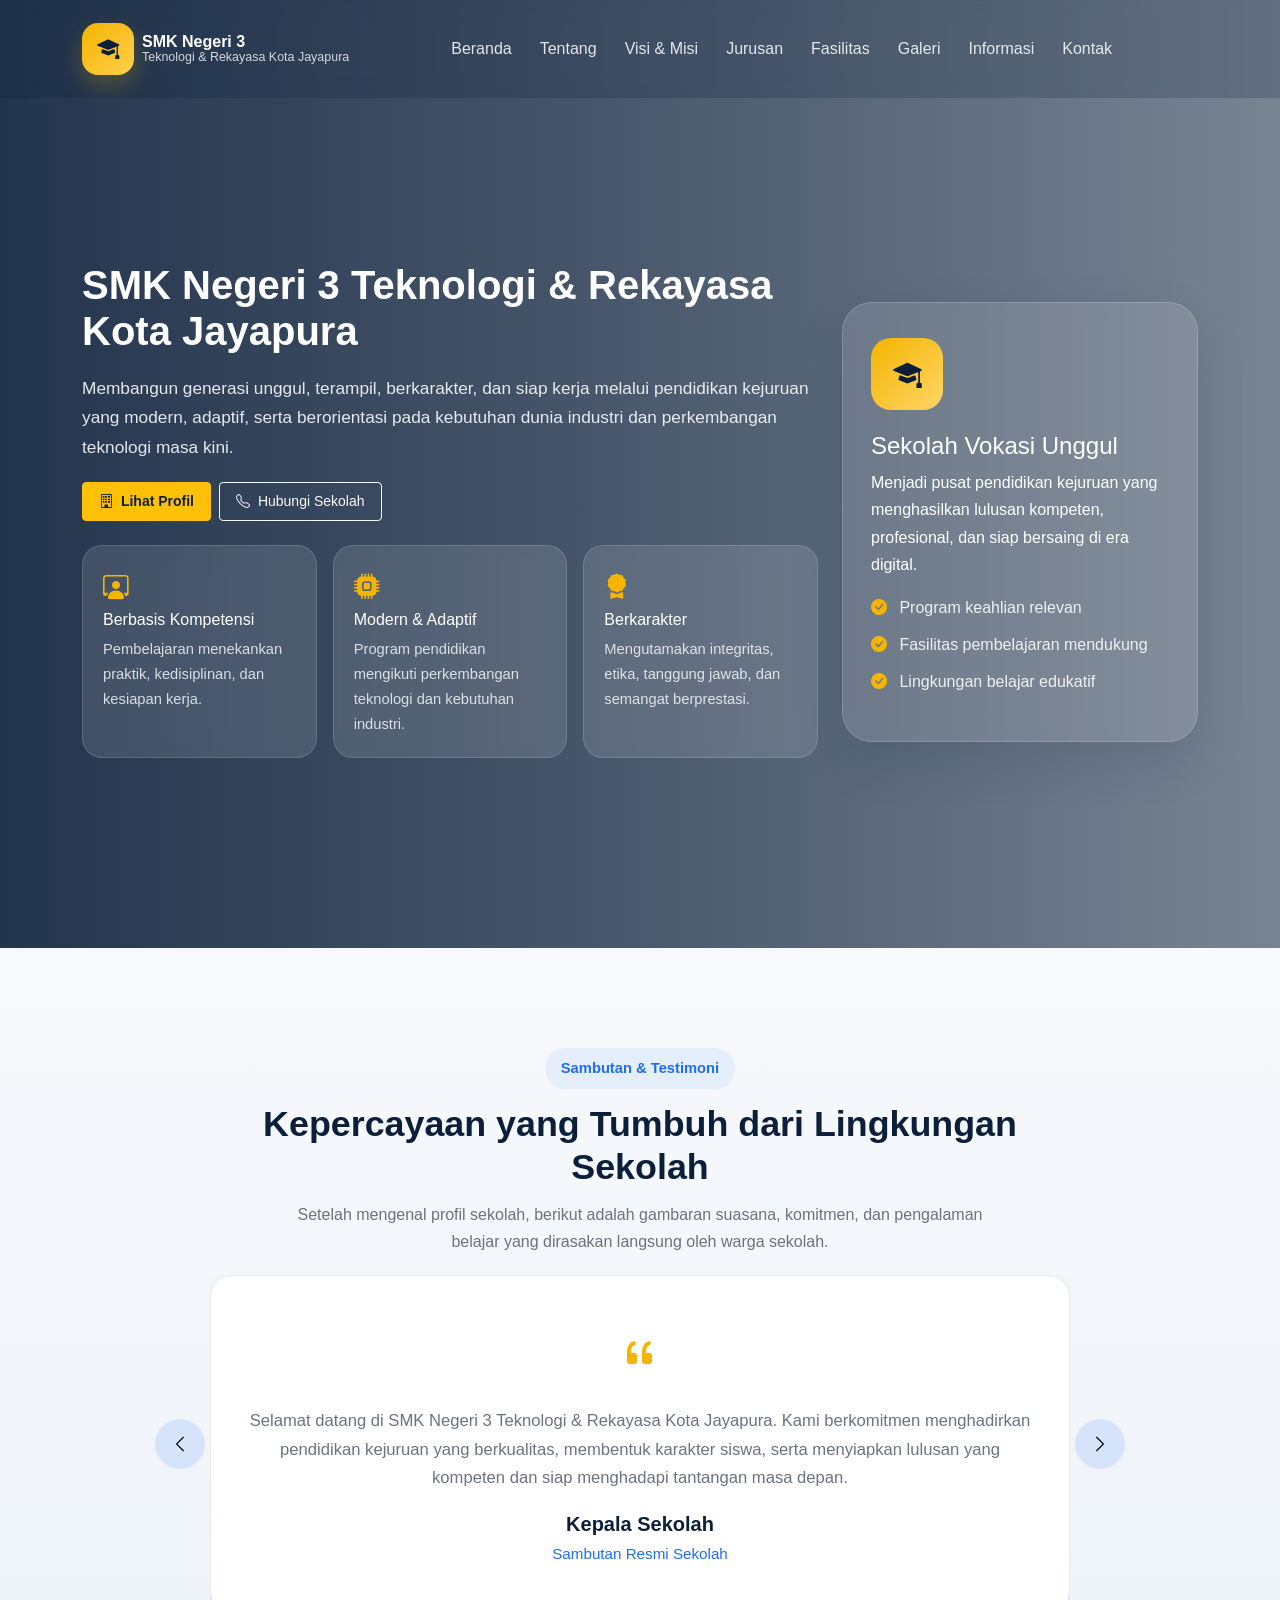
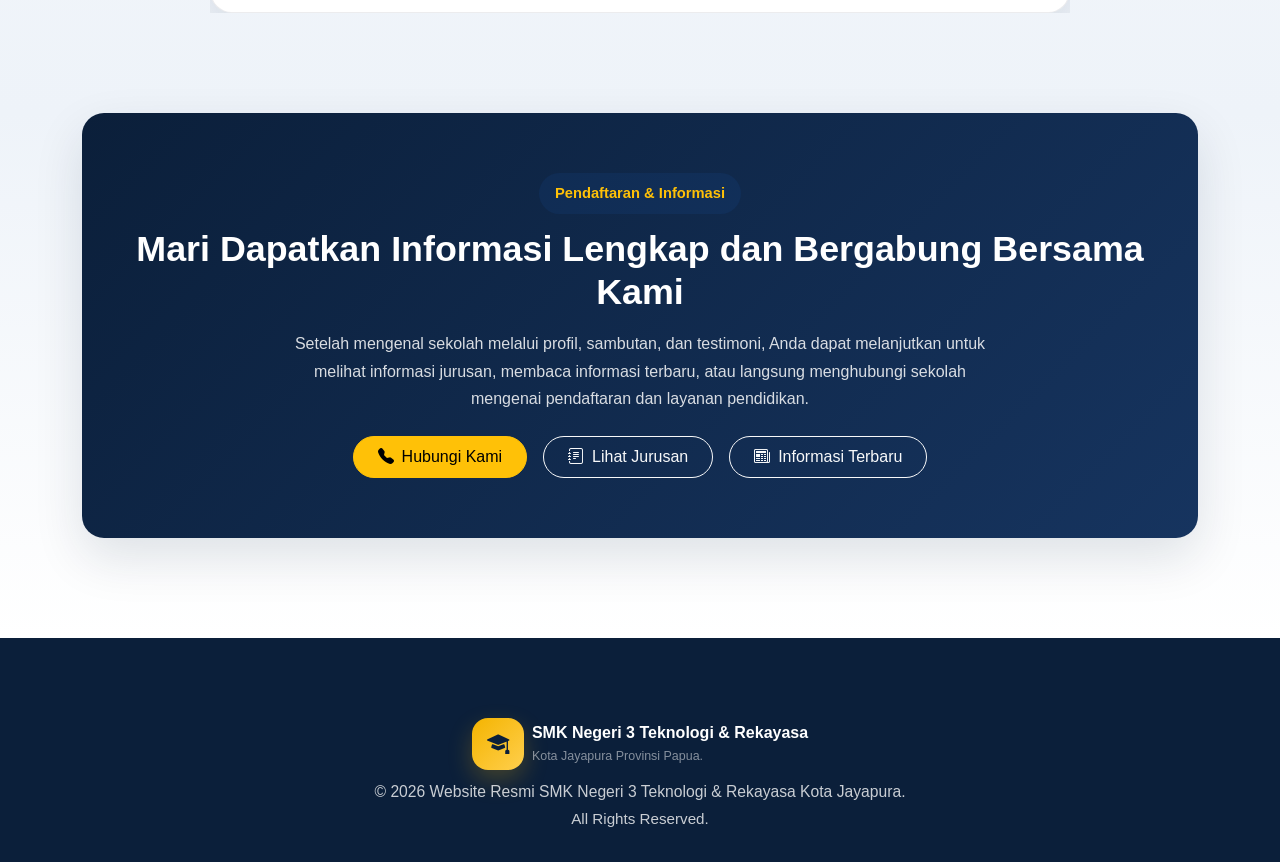
<file: index.html>
<!doctype html>
<html lang="id">
  <head>
    <meta charset="UTF-8" />
    <meta name="viewport" content="width=device-width, initial-scale=1.0" />
    <title>SMK Negeri 3 Teknologi & Rekayasa Kota Jayapura</title>
    <meta
      name="description"
      content="SMK Negeri 3 Teknologi & Rekayasa Kota Jayapura."
    />

    <!-- Bootstrap 5 -->
    <link
      href="assets/bootstrap-5.3.8-dist/css/bootstrap.min.css"
      rel="stylesheet"
    />

    <!-- Bootstrap Icons -->
    <link
      rel="stylesheet"
      href="assets/bootstrap-icons-1.13.1/bootstrap-icons.min.css"
    />

    <!-- Style CSS -->
    <link rel="stylesheet" href="assets/bootstrap-5.3.8-dist/css/style.css" />
  </head>
  <body data-bs-spy="scroll" data-bs-target="#mainNavbar" data-bs-offset="90">
    <!-- Navbar -->
    <nav
      class="navbar navbar-expand-lg fixed-top custom-navbar"
      id="mainNavbar"
    >
      <div class="container">
        <a
          class="navbar-brand d-flex align-items-center gap-2"
          href="index.html"
        >
          <div class="brand-logo">
            <i class="bi bi-mortarboard-fill"></i>
          </div>
          <div class="brand-text">
            <span class="brand-title">SMK Negeri 3</span>
            <small>Teknologi & Rekayasa Kota Jayapura</small>
          </div>
        </a>

        <button
          class="navbar-toggler border-0 shadow-none"
          type="button"
          data-bs-toggle="collapse"
          data-bs-target="#navbarContent"
          aria-controls="navbarContent"
          aria-expanded="false"
          aria-label="Toggle navigation"
        >
          <i class="bi bi-list fs-2 text-white"></i>
        </button>

        <div class="collapse navbar-collapse" id="navbarContent">
          <ul class="navbar-nav mx-auto mb-2 mb-lg-0">
            <li class="nav-item">
              <a class="nav-link active" href="index.html">Beranda</a>
            </li>
            <li class="nav-item">
              <a class="nav-link" href="tentang.html">Tentang</a>
            </li>
            <li class="nav-item">
              <a class="nav-link" href="visi-misi.html">Visi & Misi</a>
            </li>
            <li class="nav-item">
              <a class="nav-link" href="jurusan.html">Jurusan</a>
            </li>
            <li class="nav-item">
              <a class="nav-link" href="fasilitas.html">Fasilitas</a>
            </li>
            <li class="nav-item">
              <a class="nav-link" href="galeri.html">Galeri</a>
            </li>
            <li class="nav-item">
              <a class="nav-link" href="berita.html">Informasi</a>
            </li>
            <li class="nav-item">
              <a class="nav-link" href="kontak.html">Kontak</a>
            </li>
          </ul>
        </div>
      </div>
    </nav>

    <!-- Hero -->
    <header class="hero-section" id="beranda">
      <div class="hero-overlay"></div>
      <div class="container mt-5 position-relative z-2">
        <div class="row align-items-center min-vh-100 pt-5">
          <div class="col-lg-8">
            <h1 class="hero-title reveal-up fs-1">
              SMK Negeri 3 Teknologi & Rekayasa Kota Jayapura
            </h1>

            <p class="hero-text reveal-up">
              Membangun generasi unggul, terampil, berkarakter, dan siap kerja
              melalui pendidikan kejuruan yang modern, adaptif, serta
              berorientasi pada kebutuhan dunia industri dan perkembangan
              teknologi masa kini.
            </p>

            <div class="d-flex flex-wrap gap-2 mb-4 reveal-up">
              <a
                href="tentang.html"
                class="btn btn-warning btn-hero btn-sm px-3 py-2"
              >
                <i class="bi bi-building me-1"></i> Lihat Profil
              </a>
              <a
                href="kontak.html"
                class="btn btn-outline-light btn-sm px-3 py-2"
              >
                <i class="bi bi-telephone me-1"></i> Hubungi Sekolah
              </a>
            </div>

            <div class="hero-info row g-3 mb-4 reveal-up">
              <div class="col-sm-4">
                <div class="hero-info-card">
                  <i class="bi bi-person-workspace"></i>
                  <h5>Berbasis Kompetensi</h5>
                  <p>
                    Pembelajaran menekankan praktik, kedisiplinan, dan kesiapan
                    kerja.
                  </p>
                </div>
              </div>
              <div class="col-sm-4">
                <div class="hero-info-card">
                  <i class="bi bi-cpu-fill"></i>
                  <h5>Modern & Adaptif</h5>
                  <p>
                    Program pendidikan mengikuti perkembangan teknologi dan
                    kebutuhan industri.
                  </p>
                </div>
              </div>
              <div class="col-sm-4">
                <div class="hero-info-card">
                  <i class="bi bi-award-fill"></i>
                  <h5>Berkarakter</h5>
                  <p>
                    Mengutamakan integritas, etika, tanggung jawab, dan semangat
                    berprestasi.
                  </p>
                </div>
              </div>
            </div>
          </div>

          <div class="col-lg-4 d-none d-lg-block">
            <div class="hero-side-card reveal-up">
              <div class="hero-side-icon">
                <i class="bi bi-mortarboard-fill"></i>
              </div>
              <h4>Sekolah Vokasi Unggul</h4>
              <p>
                Menjadi pusat pendidikan kejuruan yang menghasilkan lulusan
                kompeten, profesional, dan siap bersaing di era digital.
              </p>
              <ul class="list-unstyled mb-0">
                <li>
                  <i class="bi bi-check-circle-fill"></i> Program keahlian
                  relevan
                </li>
                <li>
                  <i class="bi bi-check-circle-fill"></i> Fasilitas pembelajaran
                  mendukung
                </li>
                <li>
                  <i class="bi bi-check-circle-fill"></i> Lingkungan belajar
                  edukatif
                </li>
              </ul>
            </div>
          </div>
        </div>
      </div>
    </header>

    <!-- Sambutan / Testimoni -->
    <section class="section-padding bg-light-subtle">
      <div class="container">
        <div class="section-heading text-center reveal-up">
          <span class="section-subtitle">Sambutan & Testimoni</span>
          <h2 class="section-title">
            Kepercayaan yang Tumbuh dari Lingkungan Sekolah
          </h2>
          <p class="section-description">
            Setelah mengenal profil sekolah, berikut adalah gambaran suasana,
            komitmen, dan pengalaman belajar yang dirasakan langsung oleh warga
            sekolah.
          </p>
        </div>

        <div
          id="testimonialCarousel"
          class="carousel slide testimonial-carousel reveal-up"
          data-bs-ride="carousel"
        >
          <div class="carousel-inner">
            <div class="carousel-item active">
              <div class="testimonial-card">
                <i class="bi bi-quote quote-icon"></i>
                <p>
                  Selamat datang di SMK Negeri 3 Teknologi & Rekayasa Kota
                  Jayapura. Kami berkomitmen menghadirkan pendidikan kejuruan
                  yang berkualitas, membentuk karakter siswa, serta menyiapkan
                  lulusan yang kompeten dan siap menghadapi tantangan masa
                  depan.
                </p>
                <h5>Kepala Sekolah</h5>
                <span>Sambutan Resmi Sekolah</span>
              </div>
            </div>

            <div class="carousel-item">
              <div class="testimonial-card">
                <i class="bi bi-quote quote-icon"></i>
                <p>
                  Pembelajaran di sekolah ini sangat membantu kami memahami
                  teori sekaligus praktik. Fasilitas dan pendampingan guru
                  memberikan pengalaman belajar yang lebih nyata, terarah, dan
                  membangun kepercayaan diri.
                </p>
                <h5>Siswa Program Keahlian</h5>
                <span>Testimoni Peserta Didik</span>
              </div>
            </div>

            <div class="carousel-item">
              <div class="testimonial-card">
                <i class="bi bi-quote quote-icon"></i>
                <p>
                  Sekolah ini memberi bekal keterampilan, kedisiplinan, dan
                  kepercayaan diri yang sangat berguna untuk melanjutkan ke
                  dunia kerja maupun pendidikan yang lebih tinggi.
                </p>
                <h5>Alumni Sekolah</h5>
                <span>Testimoni Alumni</span>
              </div>
            </div>
          </div>
          <!-- Tombol panah kiri -->
          <button
            class="carousel-control-prev"
            type="button"
            data-bs-target="#testimonialCarousel"
            data-bs-slide="prev"
          >
            <span class="carousel-control-prev-icon" aria-hidden="true"></span>
            <span class="visually-hidden">Sebelumnya</span>
          </button>

          <!-- Tombol panah kanan -->
          <button
            class="carousel-control-next"
            type="button"
            data-bs-target="#testimonialCarousel"
            data-bs-slide="next"
          >
            <span class="carousel-control-next-icon" aria-hidden="true"></span>
            <span class="visually-hidden">Berikutnya</span>
          </button>
        </div>
      </div>
    </section>

    <!-- CTA -->
    <section class="cta-section">
      <div class="container">
        <div class="cta-box text-center reveal-up">
          <span class="section-subtitle text-warning">
            Pendaftaran & Informasi
          </span>
          <h2>Mari Dapatkan Informasi Lengkap dan Bergabung Bersama Kami</h2>
          <p>
            Setelah mengenal sekolah melalui profil, sambutan, dan testimoni,
            Anda dapat melanjutkan untuk melihat informasi jurusan, membaca
            informasi terbaru, atau langsung menghubungi sekolah mengenai
            pendaftaran dan layanan pendidikan.
          </p>
          <div class="d-flex flex-wrap justify-content-center gap-3 mt-4">
            <a
              href="kontak.html"
              class="btn btn-warning rounded-pill px-4 py-2"
            >
              <i class="bi bi-telephone-fill me-2"></i>Hubungi Kami
            </a>
            <a
              href="jurusan.html"
              class="btn btn-outline-light rounded-pill px-4 py-2"
            >
              <i class="bi bi-journal-text me-2"></i>Lihat Jurusan
            </a>
            <a
              href="berita.html"
              class="btn btn-outline-light rounded-pill px-4 py-2"
            >
              <i class="bi bi-newspaper me-2"></i>Informasi Terbaru
            </a>
          </div>
        </div>
      </div>
    </section>

    <!-- Footer -->
    <footer class="footer-section">
      <div class="container">
        <div class="row justify-content-center">
          <div class="col-lg-8">
            <div class="footer-content text-center">
              <div
                class="footer-brand d-flex flex-column flex-sm-row align-items-center justify-content-center gap-2 mb-2"
              >
                <div class="brand-logo">
                  <i class="bi bi-mortarboard-fill"></i>
                </div>
                <div class="brand-text text-center text-sm-start">
                  <span class="brand-title text-white d-block mb-2">
                    SMK Negeri 3 Teknologi & Rekayasa
                  </span>
                  <small class="text-white-50 d-block">
                    Kota Jayapura Provinsi Papua.
                  </small>
                </div>
              </div>

              <p class="footer-text mb-0">
                &copy; <span id="year"></span> Website Resmi SMK Negeri 3
                Teknologi & Rekayasa Kota Jayapura.
              </p>
              <p class="copyright mb-0">All Rights Reserved.</p>
            </div>
          </div>
        </div>
      </div>
    </footer>

    <!-- Back To Top -->
    <button
      type="button"
      class="back-to-top"
      id="backToTop"
      aria-label="Kembali ke atas"
    >
      <i class="bi bi-arrow-up-short"></i>
    </button>

    <!-- Bootstrap JS -->
    <script src="assets/bootstrap-5.3.8-dist/js/bootstrap.bundle.min.js"></script>

    <!-- Custom JS -->
    <script src="assets/bootstrap-5.3.8-dist/js/main.js"></script>
  </body>
</html>
</file>
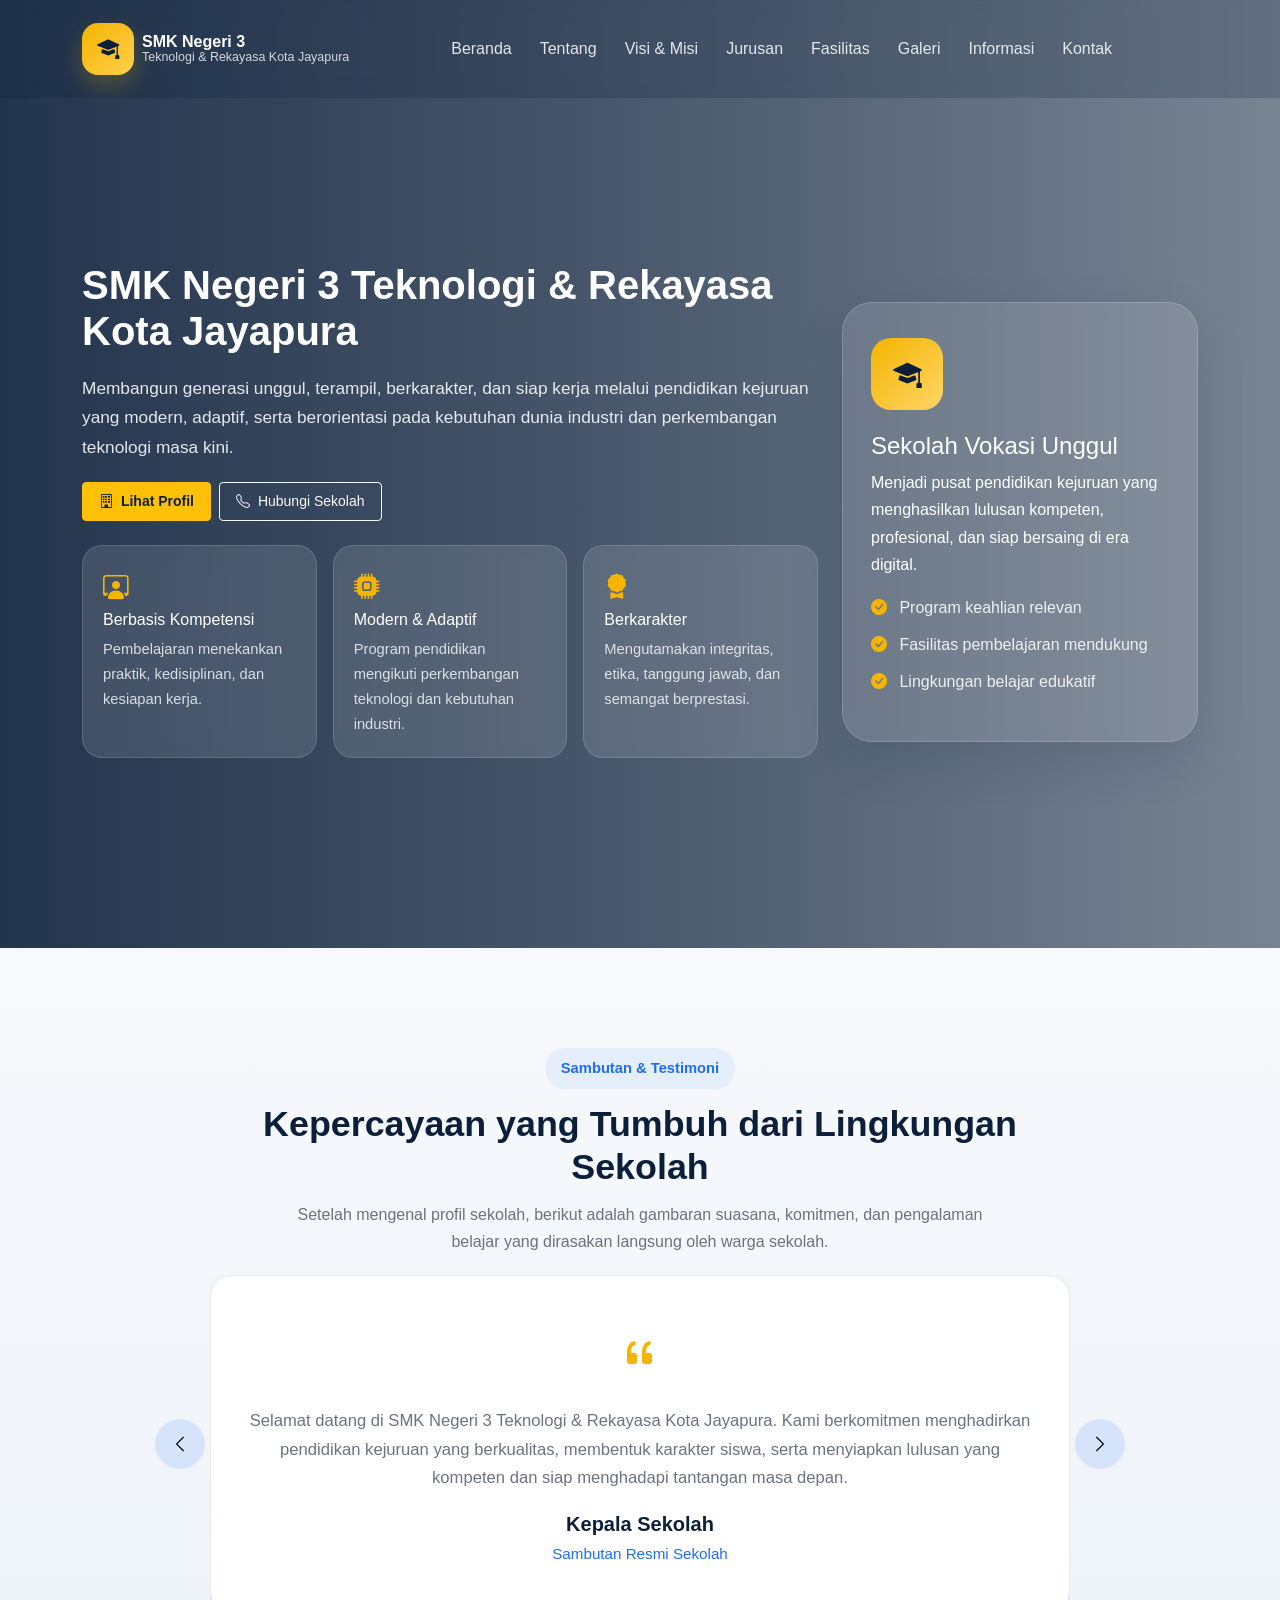
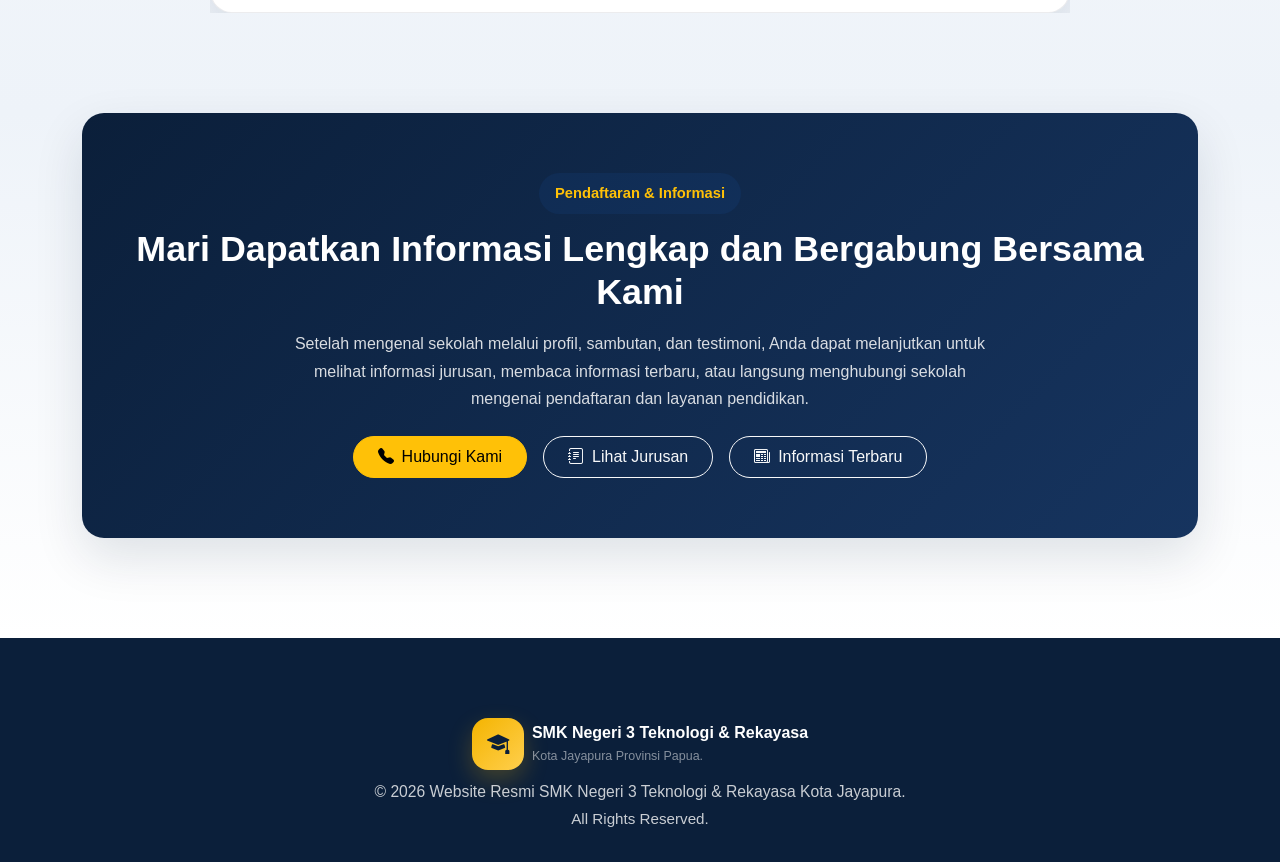
<file: Company Profile sekolah/index.html>
<!doctype html>
<html lang="id">
  <head>
    <meta charset="UTF-8" />
    <meta name="viewport" content="width=device-width, initial-scale=1.0" />
    <title>Gereja Kristen Injili Ditanah Papua</title>
    <meta
      name="description"
      content="SMK Negeri 3 Teknologi & Rekayasa Kota Jayapura."
    />

    <!-- Bootstrap 5 -->
    <link
      href="assets/bootstrap-5.3.8-dist/css/bootstrap.min.css"
      rel="stylesheet"
    />

    <!-- Bootstrap Icons -->
    <link
      rel="stylesheet"
      href="assets/bootstrap-icons-1.13.1/bootstrap-icons.min.css"
    />

    <!-- Style CSS -->
    <link rel="stylesheet" href="assets/bootstrap-5.3.8-dist/css/style.css" />
  </head>
  <body data-bs-spy="scroll" data-bs-target="#mainNavbar" data-bs-offset="90">
    <!-- Navbar -->
    <nav
      class="navbar navbar-expand-lg fixed-top custom-navbar"
      id="mainNavbar"
    >
      <div class="container">
        <a
          class="navbar-brand d-flex align-items-center gap-2"
          href="index.html"
        >
          <div class="brand-logo">
            <i class="bi bi-mortarboard-fill"></i>
          </div>
          <div class="brand-text">
            <span class="brand-title">SMK Negeri 3</span>
            <small>Teknologi & Rekayasa Kota Jayapura</small>
          </div>
        </a>

        <button
          class="navbar-toggler border-0 shadow-none"
          type="button"
          data-bs-toggle="collapse"
          data-bs-target="#navbarContent"
          aria-controls="navbarContent"
          aria-expanded="false"
          aria-label="Toggle navigation"
        >
          <i class="bi bi-list fs-2 text-white"></i>
        </button>

        <div class="collapse navbar-collapse" id="navbarContent">
          <ul class="navbar-nav mx-auto mb-2 mb-lg-0">
            <li class="nav-item">
              <a class="nav-link active" href="index.html">Beranda</a>
            </li>
            <li class="nav-item">
              <a class="nav-link" href="tentang.html">Tentang</a>
            </li>
            <li class="nav-item">
              <a class="nav-link" href="visi-misi.html">Visi & Misi</a>
            </li>
            <li class="nav-item">
              <a class="nav-link" href="jurusan.html">Jurusan</a>
            </li>
            <li class="nav-item">
              <a class="nav-link" href="fasilitas.html">Fasilitas</a>
            </li>
            <li class="nav-item">
              <a class="nav-link" href="galeri.html">Galeri</a>
            </li>
            <li class="nav-item">
              <a class="nav-link" href="berita.html">Informasi</a>
            </li>
            <li class="nav-item">
              <a class="nav-link" href="kontak.html">Kontak</a>
            </li>
          </ul>
        </div>
      </div>
    </nav>

    <!-- Hero -->
    <header class="hero-section" id="beranda">
      <div class="hero-overlay"></div>
      <div class="container mt-5 position-relative z-2">
        <div class="row align-items-center min-vh-100 pt-5">
          <div class="col-lg-8">
            <h1 class="hero-title reveal-up fs-1">
              SMK Negeri 3 Teknologi & Rekayasa Kota Jayapura
            </h1>

            <p class="hero-text reveal-up">
              Membangun generasi unggul, terampil, berkarakter, dan siap kerja
              melalui pendidikan kejuruan yang modern, adaptif, serta
              berorientasi pada kebutuhan dunia industri dan perkembangan
              teknologi masa kini.
            </p>

            <div class="d-flex flex-wrap gap-2 mb-4 reveal-up">
              <a
                href="tentang.html"
                class="btn btn-warning btn-hero btn-sm px-3 py-2"
              >
                <i class="bi bi-building me-1"></i> Lihat Profil
              </a>
              <a
                href="kontak.html"
                class="btn btn-outline-light btn-sm px-3 py-2"
              >
                <i class="bi bi-telephone me-1"></i> Hubungi Sekolah
              </a>
            </div>

            <div class="hero-info row g-3 mb-4 reveal-up">
              <div class="col-sm-4">
                <div class="hero-info-card">
                  <i class="bi bi-person-workspace"></i>
                  <h5>Berbasis Kompetensi</h5>
                  <p>
                    Pembelajaran menekankan praktik, kedisiplinan, dan kesiapan
                    kerja.
                  </p>
                </div>
              </div>
              <div class="col-sm-4">
                <div class="hero-info-card">
                  <i class="bi bi-cpu-fill"></i>
                  <h5>Modern & Adaptif</h5>
                  <p>
                    Program pendidikan mengikuti perkembangan teknologi dan
                    kebutuhan industri.
                  </p>
                </div>
              </div>
              <div class="col-sm-4">
                <div class="hero-info-card">
                  <i class="bi bi-award-fill"></i>
                  <h5>Berkarakter</h5>
                  <p>
                    Mengutamakan integritas, etika, tanggung jawab, dan semangat
                    berprestasi.
                  </p>
                </div>
              </div>
            </div>
          </div>

          <div class="col-lg-4 d-none d-lg-block">
            <div class="hero-side-card reveal-up">
              <div class="hero-side-icon">
                <i class="bi bi-mortarboard-fill"></i>
              </div>
              <h4>Sekolah Vokasi Unggul</h4>
              <p>
                Menjadi pusat pendidikan kejuruan yang menghasilkan lulusan
                kompeten, profesional, dan siap bersaing di era digital.
              </p>
              <ul class="list-unstyled mb-0">
                <li>
                  <i class="bi bi-check-circle-fill"></i> Program keahlian
                  relevan
                </li>
                <li>
                  <i class="bi bi-check-circle-fill"></i> Fasilitas pembelajaran
                  mendukung
                </li>
                <li>
                  <i class="bi bi-check-circle-fill"></i> Lingkungan belajar
                  edukatif
                </li>
              </ul>
            </div>
          </div>
        </div>
      </div>
    </header>

    <!-- Sambutan / Testimoni -->
    <section class="section-padding bg-light-subtle">
      <div class="container">
        <div class="section-heading text-center reveal-up">
          <span class="section-subtitle">Sambutan & Testimoni</span>
          <h2 class="section-title">
            Kepercayaan yang Tumbuh dari Lingkungan Sekolah
          </h2>
          <p class="section-description">
            Setelah mengenal profil sekolah, berikut adalah gambaran suasana,
            komitmen, dan pengalaman belajar yang dirasakan langsung oleh warga
            sekolah.
          </p>
        </div>

        <div
          id="testimonialCarousel"
          class="carousel slide testimonial-carousel reveal-up"
          data-bs-ride="carousel"
        >
          <div class="carousel-inner">
            <div class="carousel-item active">
              <div class="testimonial-card">
                <i class="bi bi-quote quote-icon"></i>
                <p>
                  Selamat datang di SMK Negeri 3 Teknologi & Rekayasa Kota
                  Jayapura. Kami berkomitmen menghadirkan pendidikan kejuruan
                  yang berkualitas, membentuk karakter siswa, serta menyiapkan
                  lulusan yang kompeten dan siap menghadapi tantangan masa
                  depan.
                </p>
                <h5>Kepala Sekolah</h5>
                <span>Sambutan Resmi Sekolah</span>
              </div>
            </div>

            <div class="carousel-item">
              <div class="testimonial-card">
                <i class="bi bi-quote quote-icon"></i>
                <p>
                  Pembelajaran di sekolah ini sangat membantu kami memahami
                  teori sekaligus praktik. Fasilitas dan pendampingan guru
                  memberikan pengalaman belajar yang lebih nyata, terarah, dan
                  membangun kepercayaan diri.
                </p>
                <h5>Siswa Program Keahlian</h5>
                <span>Testimoni Peserta Didik</span>
              </div>
            </div>

            <div class="carousel-item">
              <div class="testimonial-card">
                <i class="bi bi-quote quote-icon"></i>
                <p>
                  Sekolah ini memberi bekal keterampilan, kedisiplinan, dan
                  kepercayaan diri yang sangat berguna untuk melanjutkan ke
                  dunia kerja maupun pendidikan yang lebih tinggi.
                </p>
                <h5>Alumni Sekolah</h5>
                <span>Testimoni Alumni</span>
              </div>
            </div>
          </div>
          <!-- Tombol panah kiri -->
          <button
            class="carousel-control-prev"
            type="button"
            data-bs-target="#testimonialCarousel"
            data-bs-slide="prev"
          >
            <span class="carousel-control-prev-icon" aria-hidden="true"></span>
            <span class="visually-hidden">Sebelumnya</span>
          </button>

          <!-- Tombol panah kanan -->
          <button
            class="carousel-control-next"
            type="button"
            data-bs-target="#testimonialCarousel"
            data-bs-slide="next"
          >
            <span class="carousel-control-next-icon" aria-hidden="true"></span>
            <span class="visually-hidden">Berikutnya</span>
          </button>
        </div>
      </div>
    </section>

    <!-- CTA -->
    <section class="cta-section">
      <div class="container">
        <div class="cta-box text-center reveal-up">
          <span class="section-subtitle text-warning">
            Pendaftaran & Informasi
          </span>
          <h2>Mari Dapatkan Informasi Lengkap dan Bergabung Bersama Kami</h2>
          <p>
            Setelah mengenal sekolah melalui profil, sambutan, dan testimoni,
            Anda dapat melanjutkan untuk melihat informasi jurusan, membaca
            informasi terbaru, atau langsung menghubungi sekolah mengenai
            pendaftaran dan layanan pendidikan.
          </p>
          <div class="d-flex flex-wrap justify-content-center gap-3 mt-4">
            <a
              href="kontak.html"
              class="btn btn-warning rounded-pill px-4 py-2"
            >
              <i class="bi bi-telephone-fill me-2"></i>Hubungi Kami
            </a>
            <a
              href="jurusan.html"
              class="btn btn-outline-light rounded-pill px-4 py-2"
            >
              <i class="bi bi-journal-text me-2"></i>Lihat Jurusan
            </a>
            <a
              href="berita.html"
              class="btn btn-outline-light rounded-pill px-4 py-2"
            >
              <i class="bi bi-newspaper me-2"></i>Informasi Terbaru
            </a>
          </div>
        </div>
      </div>
    </section>

    <!-- Footer -->
    <footer class="footer-section">
      <div class="container">
        <div class="row justify-content-center">
          <div class="col-lg-8">
            <div class="footer-content text-center">
              <div
                class="footer-brand d-flex flex-column flex-sm-row align-items-center justify-content-center gap-2 mb-2"
              >
                <div class="brand-logo">
                  <i class="bi bi-mortarboard-fill"></i>
                </div>
                <div class="brand-text text-center text-sm-start">
                  <span class="brand-title text-white d-block mb-2">
                    SMK Negeri 3 Teknologi & Rekayasa
                  </span>
                  <small class="text-white-50 d-block">
                    Kota Jayapura Provinsi Papua.
                  </small>
                </div>
              </div>

              <p class="footer-text mb-0">
                &copy; <span id="year"></span> Website Resmi SMK Negeri 3
                Teknologi & Rekayasa Kota Jayapura.
              </p>
              <p class="copyright mb-0">All Rights Reserved.</p>
            </div>
          </div>
        </div>
      </div>
    </footer>

    <!-- Back To Top -->
    <button
      type="button"
      class="back-to-top"
      id="backToTop"
      aria-label="Kembali ke atas"
    >
      <i class="bi bi-arrow-up-short"></i>
    </button>

    <!-- Bootstrap JS -->
    <script src="assets/bootstrap-5.3.8-dist/js/bootstrap.bundle.min.js"></script>

    <!-- Custom JS -->
    <script src="assets/bootstrap-5.3.8-dist/js/main.js"></script>
  </body>
</html>
</file>
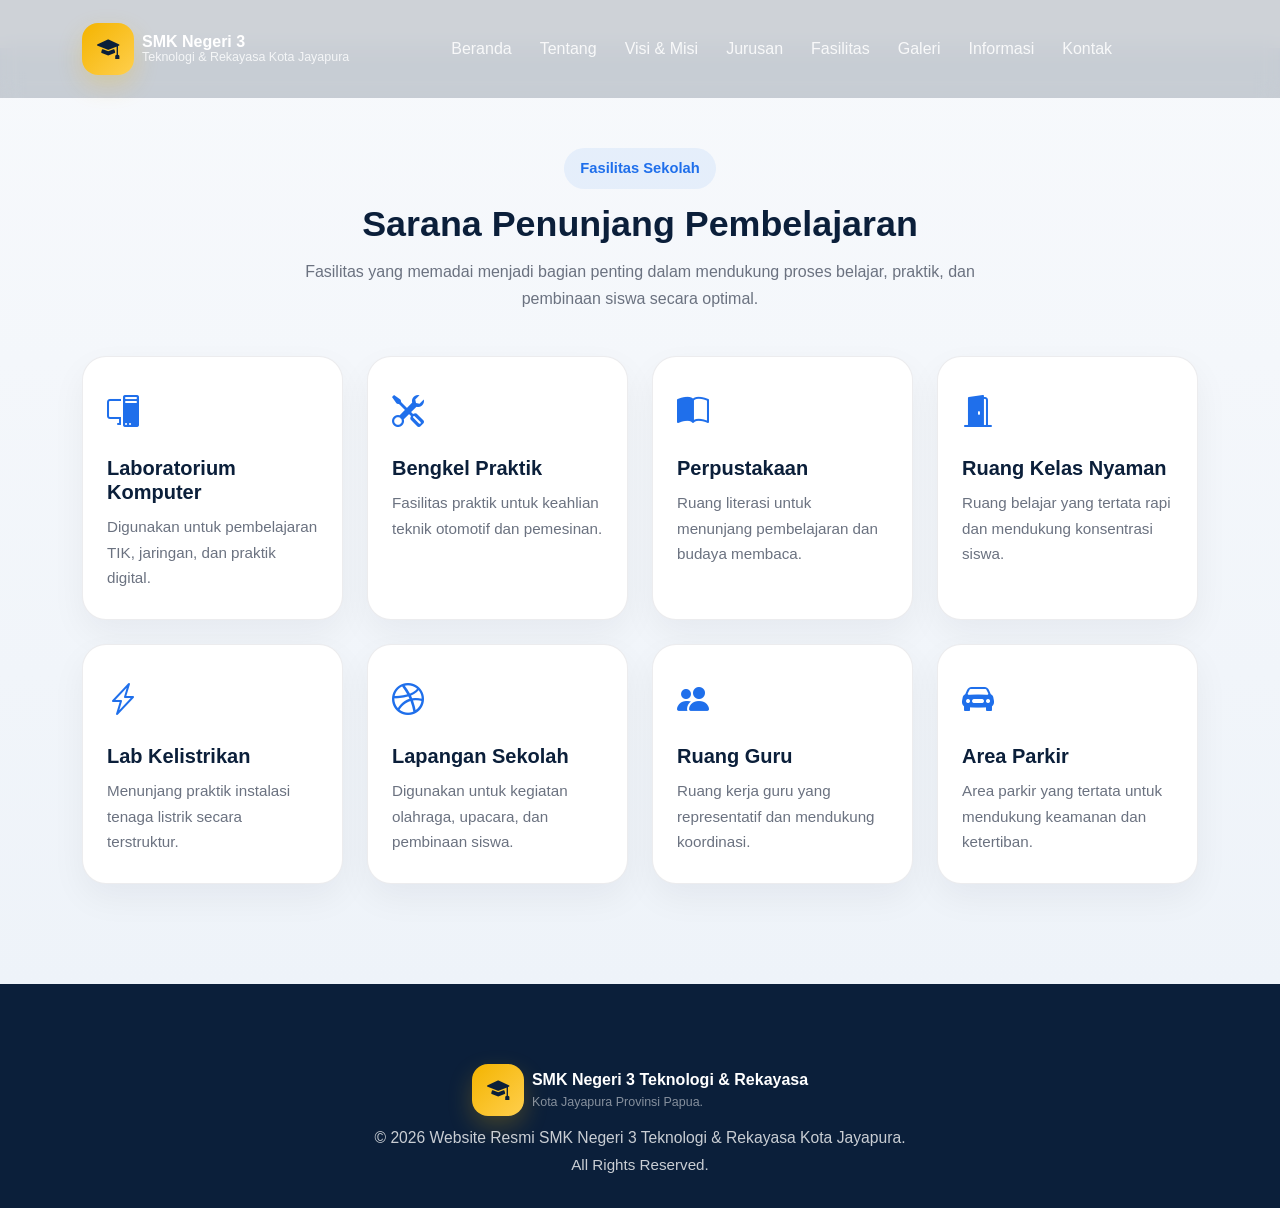
<file: fasilitas.html>
<!doctype html>
<html lang="id">
  <head>
    <meta charset="UTF-8" />
    <meta name="viewport" content="width=device-width, initial-scale=1.0" />
    <title>SMK Negeri 3 Teknologi & Rekayasa Kota Jayapura</title>
    <meta
      name="description"
      content="SMK Negeri 3 Teknologi & Rekayasa Kota Jayapura."
    />

    <!-- Bootstrap 5 -->
    <link
      href="assets/bootstrap-5.3.8-dist/css/bootstrap.min.css"
      rel="stylesheet"
    />

    <!-- Bootstrap Icons -->
    <link
      rel="stylesheet"
      href="assets/bootstrap-icons-1.13.1/bootstrap-icons.min.css"
    />

    <!-- Style CSS -->
    <link rel="stylesheet" href="assets/bootstrap-5.3.8-dist/css/style.css" />
  </head>
  <body data-bs-spy="scroll" data-bs-target="#mainNavbar" data-bs-offset="90">
    <!-- Navbar -->
    <nav
      class="navbar navbar-expand-lg fixed-top custom-navbar"
      id="mainNavbar"
    >
      <div class="container">
        <a class="navbar-brand d-flex align-items-center gap-2" href="#beranda">
          <div class="brand-logo">
            <i class="bi bi-mortarboard-fill"></i>
          </div>
          <div class="brand-text">
            <span class="brand-title">SMK Negeri 3</span>
            <small>Teknologi & Rekayasa Kota Jayapura</small>
          </div>
        </a>

        <button
          class="navbar-toggler border-0 shadow-none"
          type="button"
          data-bs-toggle="collapse"
          data-bs-target="#navbarContent"
          aria-controls="navbarContent"
          aria-expanded="false"
          aria-label="Toggle navigation"
        >
          <i class="bi bi-list fs-2 text-white"></i>
        </button>

        <div class="collapse navbar-collapse" id="navbarContent">
          <ul class="navbar-nav mx-auto mb-2 mb-lg-0">
            <li class="nav-item">
              <a class="nav-link" href="index.html">Beranda</a>
            </li>
            <li class="nav-item">
              <a class="nav-link" href="tentang.html">Tentang</a>
            </li>
            <li class="nav-item">
              <a class="nav-link" href="visi-misi.html">Visi & Misi</a>
            </li>
            <li class="nav-item">
              <a class="nav-link" href="jurusan.html">Jurusan</a>
            </li>
            <li class="nav-item">
              <a class="nav-link" href="fasilitas.html">Fasilitas</a>
            </li>
            <li class="nav-item">
              <a class="nav-link" href="galeri.html">Galeri</a>
            </li>
            <li class="nav-item">
              <a class="nav-link" href="berita.html">Informasi</a>
            </li>
            <li class="nav-item">
              <a class="nav-link" href="kontak.html">Kontak</a>
            </li>
          </ul>
        </div>
      </div>
    </nav>

    <!-- Fasilitas -->
    <section class="section-padding bg-light-subtle mt-5" id="fasilitas">
      <div class="container">
        <div class="section-heading text-center reveal-up">
          <span class="section-subtitle">Fasilitas Sekolah</span>
          <h2 class="section-title">Sarana Penunjang Pembelajaran</h2>
          <p class="section-description">
            Fasilitas yang memadai menjadi bagian penting dalam mendukung proses
            belajar, praktik, dan pembinaan siswa secara optimal.
          </p>
        </div>

        <div class="row g-4 mt-2">
          <div class="col-sm-6 col-lg-3 reveal-up">
            <div class="facility-card h-100">
              <i class="bi bi-pc-display facility-icon"></i>
              <h5>Laboratorium Komputer</h5>
              <p>
                Digunakan untuk pembelajaran TIK, jaringan, dan praktik digital.
              </p>
            </div>
          </div>
          <div class="col-sm-6 col-lg-3 reveal-up">
            <div class="facility-card h-100">
              <i class="bi bi-tools facility-icon"></i>
              <h5>Bengkel Praktik</h5>
              <p>
                Fasilitas praktik untuk keahlian teknik otomotif dan pemesinan.
              </p>
            </div>
          </div>
          <div class="col-sm-6 col-lg-3 reveal-up">
            <div class="facility-card h-100">
              <i class="bi bi-book-half facility-icon"></i>
              <h5>Perpustakaan</h5>
              <p>
                Ruang literasi untuk menunjang pembelajaran dan budaya membaca.
              </p>
            </div>
          </div>
          <div class="col-sm-6 col-lg-3 reveal-up">
            <div class="facility-card h-100">
              <i class="bi bi-door-open-fill facility-icon"></i>
              <h5>Ruang Kelas Nyaman</h5>
              <p>
                Ruang belajar yang tertata rapi dan mendukung konsentrasi siswa.
              </p>
            </div>
          </div>
          <div class="col-sm-6 col-lg-3 reveal-up">
            <div class="facility-card h-100">
              <i class="bi bi-lightning-charge facility-icon"></i>
              <h5>Lab Kelistrikan</h5>
              <p>
                Menunjang praktik instalasi tenaga listrik secara terstruktur.
              </p>
            </div>
          </div>
          <div class="col-sm-6 col-lg-3 reveal-up">
            <div class="facility-card h-100">
              <i class="bi bi-dribbble facility-icon"></i>
              <h5>Lapangan Sekolah</h5>
              <p>
                Digunakan untuk kegiatan olahraga, upacara, dan pembinaan siswa.
              </p>
            </div>
          </div>
          <div class="col-sm-6 col-lg-3 reveal-up">
            <div class="facility-card h-100">
              <i class="bi bi-people-fill facility-icon"></i>
              <h5>Ruang Guru</h5>
              <p>
                Ruang kerja guru yang representatif dan mendukung koordinasi.
              </p>
            </div>
          </div>
          <div class="col-sm-6 col-lg-3 reveal-up">
            <div class="facility-card h-100">
              <i class="bi bi-car-front-fill facility-icon"></i>
              <h5>Area Parkir</h5>
              <p>
                Area parkir yang tertata untuk mendukung keamanan dan
                ketertiban.
              </p>
            </div>
          </div>
        </div>
      </div>
    </section>
    <!-- Footer -->
    <footer class="footer-section">
      <div class="container">
        <div class="row justify-content-center">
          <div class="col-lg-8">
            <div class="footer-content text-center">
              <div
                class="footer-brand d-flex flex-column flex-sm-row align-items-center justify-content-center gap-2 mb-2"
              >
                <div class="brand-logo">
                  <i class="bi bi-mortarboard-fill"></i>
                </div>
                <div class="brand-text text-center text-sm-start">
                  <span class="brand-title text-white d-block mb-2">
                    SMK Negeri 3 Teknologi & Rekayasa
                  </span>
                  <small class="text-white-50 d-block">
                    Kota Jayapura Provinsi Papua.
                  </small>
                </div>
              </div>

              <p class="footer-text mb-0">
                &copy; <span id="year"></span> Website Resmi SMK Negeri 3
                Teknologi & Rekayasa Kota Jayapura.
              </p>
              <p class="copyright mb-0">All Rights Reserved.</p>
            </div>
          </div>
        </div>
      </div>
    </footer>

    <!-- Back To Top -->
    <button
      type="button"
      class="back-to-top"
      id="backToTop"
      aria-label="Kembali ke atas"
    >
      <i class="bi bi-arrow-up-short"></i>
    </button>

    <!-- Bootstrap JS -->
    <script src="assets/bootstrap-5.3.8-dist/js/bootstrap.bundle.min.js"></script>

    <!-- Custom JS -->
    <script src="assets/bootstrap-5.3.8-dist/js/main.js"></script>
  </body>
</html>
</file>
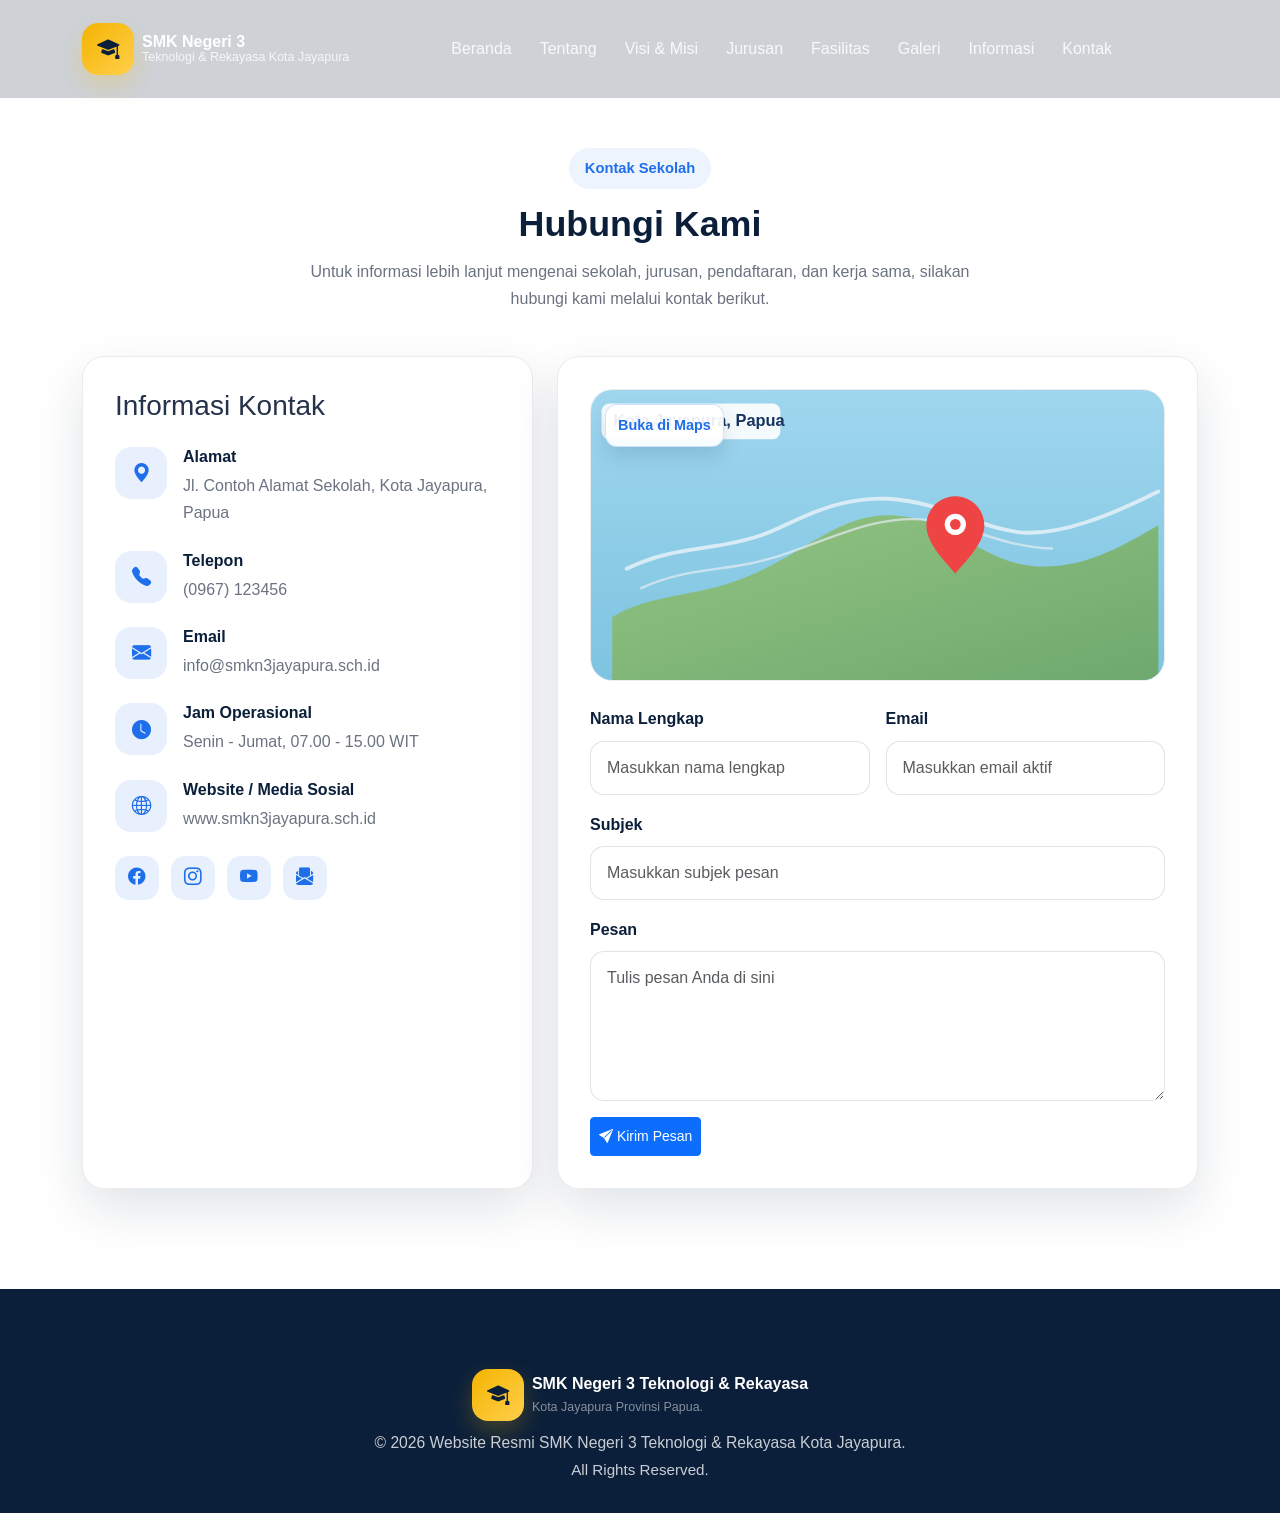
<file: kontak.html>
<!doctype html>
<html lang="id">
  <head>
    <meta charset="UTF-8" />
    <meta name="viewport" content="width=device-width, initial-scale=1.0" />
    <title>SMK Negeri 3 Teknologi & Rekayasa Kota Jayapura</title>
    <meta
      name="description"
      content="SMK Negeri 3 Teknologi & Rekayasa Kota Jayapura."
    />

    <!-- Bootstrap 5 -->
    <link
      href="assets/bootstrap-5.3.8-dist/css/bootstrap.min.css"
      rel="stylesheet"
    />

    <!-- Bootstrap Icons -->
    <link
      rel="stylesheet"
      href="assets/bootstrap-icons-1.13.1/bootstrap-icons.min.css"
    />

    <!-- Style CSS -->
    <link rel="stylesheet" href="assets/bootstrap-5.3.8-dist/css/style.css" />
  </head>
  <body data-bs-spy="scroll" data-bs-target="#mainNavbar" data-bs-offset="90">
    <!-- Navbar -->
    <nav
      class="navbar navbar-expand-lg fixed-top custom-navbar"
      id="mainNavbar"
    >
      <div class="container">
        <a class="navbar-brand d-flex align-items-center gap-2" href="#beranda">
          <div class="brand-logo">
            <i class="bi bi-mortarboard-fill"></i>
          </div>
          <div class="brand-text">
            <span class="brand-title">SMK Negeri 3</span>
            <small>Teknologi & Rekayasa Kota Jayapura</small>
          </div>
        </a>

        <button
          class="navbar-toggler border-0 shadow-none"
          type="button"
          data-bs-toggle="collapse"
          data-bs-target="#navbarContent"
          aria-controls="navbarContent"
          aria-expanded="false"
          aria-label="Toggle navigation"
        >
          <i class="bi bi-list fs-2 text-white"></i>
        </button>

        <div class="collapse navbar-collapse" id="navbarContent">
          <ul class="navbar-nav mx-auto mb-2 mb-lg-0">
            <li class="nav-item">
              <a class="nav-link" href="index.html">Beranda</a>
            </li>
            <li class="nav-item">
              <a class="nav-link" href="tentang.html">Tentang</a>
            </li>
            <li class="nav-item">
              <a class="nav-link" href="visi-misi.html">Visi & Misi</a>
            </li>
            <li class="nav-item">
              <a class="nav-link" href="jurusan.html">Jurusan</a>
            </li>
            <li class="nav-item">
              <a class="nav-link" href="fasilitas.html">Fasilitas</a>
            </li>
            <li class="nav-item">
              <a class="nav-link" href="galeri.html">Galeri</a>
            </li>
            <li class="nav-item">
              <a class="nav-link" href="berita.html">Informasi</a>
            </li>
            <li class="nav-item">
              <a class="nav-link" href="kontak.html">Kontak</a>
            </li>
          </ul>
        </div>
      </div>
    </nav>
    <!-- Kontak -->
    <section class="section-padding" id="kontak">
      <div class="container mt-5">
        <div class="section-heading text-center reveal-up">
          <span class="section-subtitle">Kontak Sekolah</span>
          <h2 class="section-title">Hubungi Kami</h2>
          <p class="section-description">
            Untuk informasi lebih lanjut mengenai sekolah, jurusan, pendaftaran,
            dan kerja sama, silakan hubungi kami melalui kontak berikut.
          </p>
        </div>

        <div class="row g-4 mt-2">
          <div class="col-lg-5 reveal-up">
            <div class="contact-info-card h-100">
              <h3 class="mb-4">Informasi Kontak</h3>

              <div class="contact-item">
                <i class="bi bi-geo-alt-fill"></i>
                <div>
                  <h6>Alamat</h6>
                  <p>Jl. Contoh Alamat Sekolah, Kota Jayapura, Papua</p>
                </div>
              </div>

              <div class="contact-item">
                <i class="bi bi-telephone-fill"></i>
                <div>
                  <h6>Telepon</h6>
                  <p>(0967) 123456</p>
                </div>
              </div>

              <div class="contact-item">
                <i class="bi bi-envelope-fill"></i>
                <div>
                  <h6>Email</h6>
                  <p>info@smkn3jayapura.sch.id</p>
                </div>
              </div>

              <div class="contact-item">
                <i class="bi bi-clock-fill"></i>
                <div>
                  <h6>Jam Operasional</h6>
                  <p>Senin - Jumat, 07.00 - 15.00 WIT</p>
                </div>
              </div>

              <div class="contact-item">
                <i class="bi bi-globe2"></i>
                <div>
                  <h6>Website / Media Sosial</h6>
                  <p>www.smkn3jayapura.sch.id</p>
                </div>
              </div>

              <div class="social-links mt-4">
                <a href="#"><i class="bi bi-facebook"></i></a>
                <a href="#"><i class="bi bi-instagram"></i></a>
                <a href="#"><i class="bi bi-youtube"></i></a>
                <a href="#"><i class="bi bi-envelope-paper-fill"></i></a>
              </div>
            </div>
          </div>

          <div class="col-lg-7 reveal-up">
            <div class="contact-form-card">
              <div class="row g-4">
                <div class="col-12">
                  <div class="map-wrapper">
                    <a
                      class="map-open-link"
                      href="https://www.google.com/maps?q=-2.5337,140.7181"
                      target="_blank"
                      rel="noopener noreferrer"
                    >
                      Buka di Maps
                    </a>
                    <img
                      class="map-preview"
                      src="assets/img/map-jayapura-placeholder.svg"
                      alt="Peta lokasi sekolah di Kota Jayapura"
                      loading="lazy"
                    />
                  </div>
                </div>

                <div class="col-12">
                  <form id="contactForm" class="row g-3">
                    <div class="col-md-6">
                      <label for="nama" class="form-label">Nama Lengkap</label>
                      <input
                        type="text"
                        class="form-control"
                        id="nama"
                        placeholder="Masukkan nama lengkap"
                        required
                      />
                    </div>
                    <div class="col-md-6">
                      <label for="email" class="form-label">Email</label>
                      <input
                        type="email"
                        class="form-control"
                        id="email"
                        placeholder="Masukkan email aktif"
                        required
                      />
                    </div>
                    <div class="col-12">
                      <label for="subjek" class="form-label">Subjek</label>
                      <input
                        type="text"
                        class="form-control"
                        id="subjek"
                        placeholder="Masukkan subjek pesan"
                        required
                      />
                    </div>
                    <div class="col-12">
                      <label for="pesan" class="form-label">Pesan</label>
                      <textarea
                        class="form-control"
                        id="pesan"
                        rows="5"
                        placeholder="Tulis pesan Anda di sini"
                        required
                      ></textarea>
                    </div>
                    <div class="col-12">
                      <button
                        type="submit"
                        class="btn btn-primary px-2 py-2 btn-sm"
                      >
                        <i class="bi bi-send-fill"></i> Kirim Pesan
                      </button>
                    </div>
                  </form>
                </div>
              </div>
            </div>
          </div>
        </div>
      </div>
    </section>
    <!-- Footer -->
    <footer class="footer-section">
      <div class="container">
        <div class="row justify-content-center">
          <div class="col-lg-8">
            <div class="footer-content text-center">
              <div
                class="footer-brand d-flex flex-column flex-sm-row align-items-center justify-content-center gap-2 mb-2"
              >
                <div class="brand-logo">
                  <i class="bi bi-mortarboard-fill"></i>
                </div>
                <div class="brand-text text-center text-sm-start">
                  <span class="brand-title text-white d-block mb-2">
                    SMK Negeri 3 Teknologi & Rekayasa
                  </span>
                  <small class="text-white-50 d-block">
                    Kota Jayapura Provinsi Papua.
                  </small>
                </div>
              </div>

              <p class="footer-text mb-0">
                &copy; <span id="year"></span> Website Resmi SMK Negeri 3
                Teknologi & Rekayasa Kota Jayapura.
              </p>
              <p class="copyright mb-0">All Rights Reserved.</p>
            </div>
          </div>
        </div>
      </div>
    </footer>

    <!-- Back To Top -->
    <button
      type="button"
      class="back-to-top"
      id="backToTop"
      aria-label="Kembali ke atas"
    >
      <i class="bi bi-arrow-up-short"></i>
    </button>

    <!-- Bootstrap JS -->
    <script src="assets/bootstrap-5.3.8-dist/js/bootstrap.bundle.min.js"></script>

    <!-- Custom JS -->
    <script src="assets/bootstrap-5.3.8-dist/js/main.js"></script>
  </body>
</html>
</file>
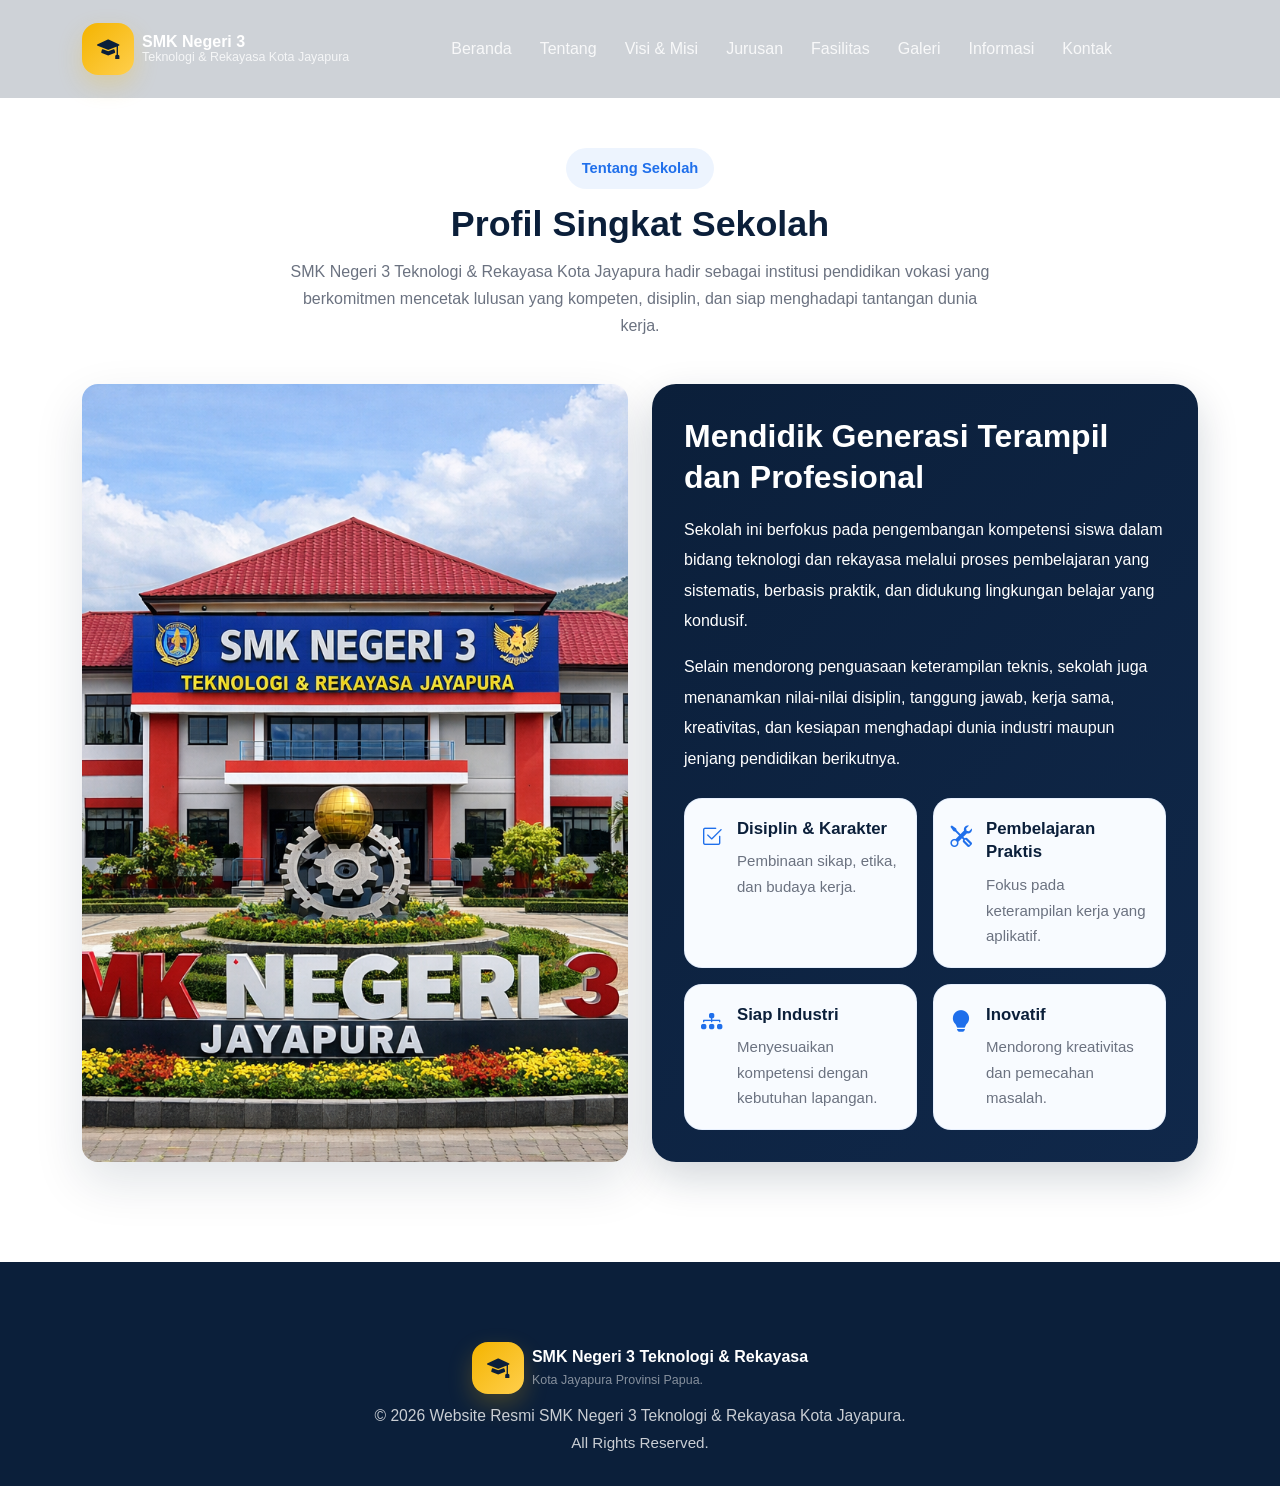
<file: tentang.html>
<!doctype html>
<html lang="id">
  <head>
    <meta charset="UTF-8" />
    <meta name="viewport" content="width=device-width, initial-scale=1.0" />
    <title>SMK Negeri 3 Teknologi & Rekayasa Kota Jayapura</title>
    <meta
      name="description"
      content="SMK Negeri 3 Teknologi & Rekayasa Kota Jayapura."
    />

    <!-- Bootstrap 5 -->
    <link
      href="assets/bootstrap-5.3.8-dist/css/bootstrap.min.css"
      rel="stylesheet"
    />

    <!-- Bootstrap Icons -->
    <link
      rel="stylesheet"
      href="assets/bootstrap-icons-1.13.1/bootstrap-icons.min.css"
    />

    <!-- Style CSS -->
    <link rel="stylesheet" href="assets/bootstrap-5.3.8-dist/css/style.css" />
  </head>
  <body data-bs-spy="scroll" data-bs-target="#mainNavbar" data-bs-offset="90">
    <!-- Navbar -->
    <nav
      class="navbar navbar-expand-lg fixed-top custom-navbar"
      id="mainNavbar"
    >
      <div class="container">
        <a class="navbar-brand d-flex align-items-center gap-2" href="#beranda">
          <div class="brand-logo">
            <i class="bi bi-mortarboard-fill"></i>
          </div>
          <div class="brand-text">
            <span class="brand-title">SMK Negeri 3</span>
            <small>Teknologi & Rekayasa Kota Jayapura</small>
          </div>
        </a>

        <button
          class="navbar-toggler border-0 shadow-none"
          type="button"
          data-bs-toggle="collapse"
          data-bs-target="#navbarContent"
          aria-controls="navbarContent"
          aria-expanded="false"
          aria-label="Toggle navigation"
        >
          <i class="bi bi-list fs-2 text-white"></i>
        </button>

        <div class="collapse navbar-collapse" id="navbarContent">
          <ul class="navbar-nav mx-auto mb-2 mb-lg-0">
            <li class="nav-item">
              <a class="nav-link" href="index.html">Beranda</a>
            </li>
            <li class="nav-item">
              <a class="nav-link" href="tentang.html">Tentang</a>
            </li>
            <li class="nav-item">
              <a class="nav-link" href="visi-misi.html">Visi & Misi</a>
            </li>
            <li class="nav-item">
              <a class="nav-link" href="jurusan.html">Jurusan</a>
            </li>
            <li class="nav-item">
              <a class="nav-link" href="fasilitas.html">Fasilitas</a>
            </li>
            <li class="nav-item">
              <a class="nav-link" href="galeri.html">Galeri</a>
            </li>
            <li class="nav-item">
              <a class="nav-link" href="berita.html">Informasi</a>
            </li>
            <li class="nav-item">
              <a class="nav-link" href="kontak.html">Kontak</a>
            </li>
          </ul>
        </div>
      </div>
    </nav>

    <section class="section-padding mt-5" id="tentang">
      <div class="container">
        <div class="section-heading text-center reveal-up">
          <span class="section-subtitle">Tentang Sekolah</span>
          <h2 class="section-title">Profil Singkat Sekolah</h2>
          <p class="section-description">
            SMK Negeri 3 Teknologi & Rekayasa Kota Jayapura hadir sebagai
            institusi pendidikan vokasi yang berkomitmen mencetak lulusan yang
            kompeten, disiplin, dan siap menghadapi tantangan dunia kerja.
          </p>
        </div>

        <div class="row align-items-stretch g-4 mt-2">
          <div class="col-lg-6 reveal-up">
            <div class="about-image-wrapper h-100">
              <img
                src="assets/img/gambar-gedung-sekolah.png"
                alt="Gedung sekolah"
                class="img-fluid rounded-4 about-main-image w-100 h-100 object-fit-cover"
              />
            </div>
          </div>

          <div class="col-lg-6 reveal-up">
            <div class="content-card about-content-card h-100">
              <h3 class="about-title text-white text-center text-lg-start mb-3">
                Mendidik Generasi Terampil dan Profesional
              </h3>

              <p class="about-text text-white mb-3">
                Sekolah ini berfokus pada pengembangan kompetensi siswa dalam
                bidang teknologi dan rekayasa melalui proses pembelajaran yang
                sistematis, berbasis praktik, dan didukung lingkungan belajar
                yang kondusif.
              </p>

              <p class="about-text text-white mb-4">
                Selain mendorong penguasaan keterampilan teknis, sekolah juga
                menanamkan nilai-nilai disiplin, tanggung jawab, kerja sama,
                kreativitas, dan kesiapan menghadapi dunia industri maupun
                jenjang pendidikan berikutnya.
              </p>

              <div class="row g-3">
                <div class="col-12 col-md-6">
                  <div class="mini-feature h-100">
                    <i class="bi bi-check2-square"></i>
                    <div>
                      <h6 class="mb-2">Disiplin & Karakter</h6>
                      <p class="mb-0">
                        Pembinaan sikap, etika, dan budaya kerja.
                      </p>
                    </div>
                  </div>
                </div>

                <div class="col-12 col-md-6">
                  <div class="mini-feature h-100">
                    <i class="bi bi-tools"></i>
                    <div>
                      <h6 class="mb-2">Pembelajaran Praktis</h6>
                      <p class="mb-0">
                        Fokus pada keterampilan kerja yang aplikatif.
                      </p>
                    </div>
                  </div>
                </div>

                <div class="col-12 col-md-6">
                  <div class="mini-feature h-100">
                    <i class="bi bi-diagram-3-fill"></i>
                    <div>
                      <h6 class="mb-2">Siap Industri</h6>
                      <p class="mb-0">
                        Menyesuaikan kompetensi dengan kebutuhan lapangan.
                      </p>
                    </div>
                  </div>
                </div>

                <div class="col-12 col-md-6">
                  <div class="mini-feature h-100">
                    <i class="bi bi-lightbulb-fill"></i>
                    <div>
                      <h6 class="mb-2">Inovatif</h6>
                      <p class="mb-0">
                        Mendorong kreativitas dan pemecahan masalah.
                      </p>
                    </div>
                  </div>
                </div>
              </div>
            </div>
          </div>
        </div>
      </div>
    </section>
    <!-- Footer -->
    <footer class="footer-section">
      <div class="container">
        <div class="row justify-content-center">
          <div class="col-lg-8">
            <div class="footer-content text-center">
              <div
                class="footer-brand d-flex flex-column flex-sm-row align-items-center justify-content-center gap-2 mb-2"
              >
                <div class="brand-logo">
                  <i class="bi bi-mortarboard-fill"></i>
                </div>
                <div class="brand-text text-center text-sm-start">
                  <span class="brand-title text-white d-block mb-2">
                    SMK Negeri 3 Teknologi & Rekayasa
                  </span>
                  <small class="text-white-50 d-block">
                    Kota Jayapura Provinsi Papua.
                  </small>
                </div>
              </div>

              <p class="footer-text mb-0">
                &copy; <span id="year"></span> Website Resmi SMK Negeri 3
                Teknologi & Rekayasa Kota Jayapura.
              </p>
              <p class="copyright mb-0">All Rights Reserved.</p>
            </div>
          </div>
        </div>
      </div>
    </footer>

    <!-- Back To Top -->
    <button
      type="button"
      class="back-to-top"
      id="backToTop"
      aria-label="Kembali ke atas"
    >
      <i class="bi bi-arrow-up-short"></i>
    </button>

    <!-- Bootstrap JS -->
    <script src="assets/bootstrap-5.3.8-dist/js/bootstrap.bundle.min.js"></script>

    <!-- Custom JS -->
    <script src="assets/bootstrap-5.3.8-dist/js/main.js"></script>
  </body>
</html>
</file>
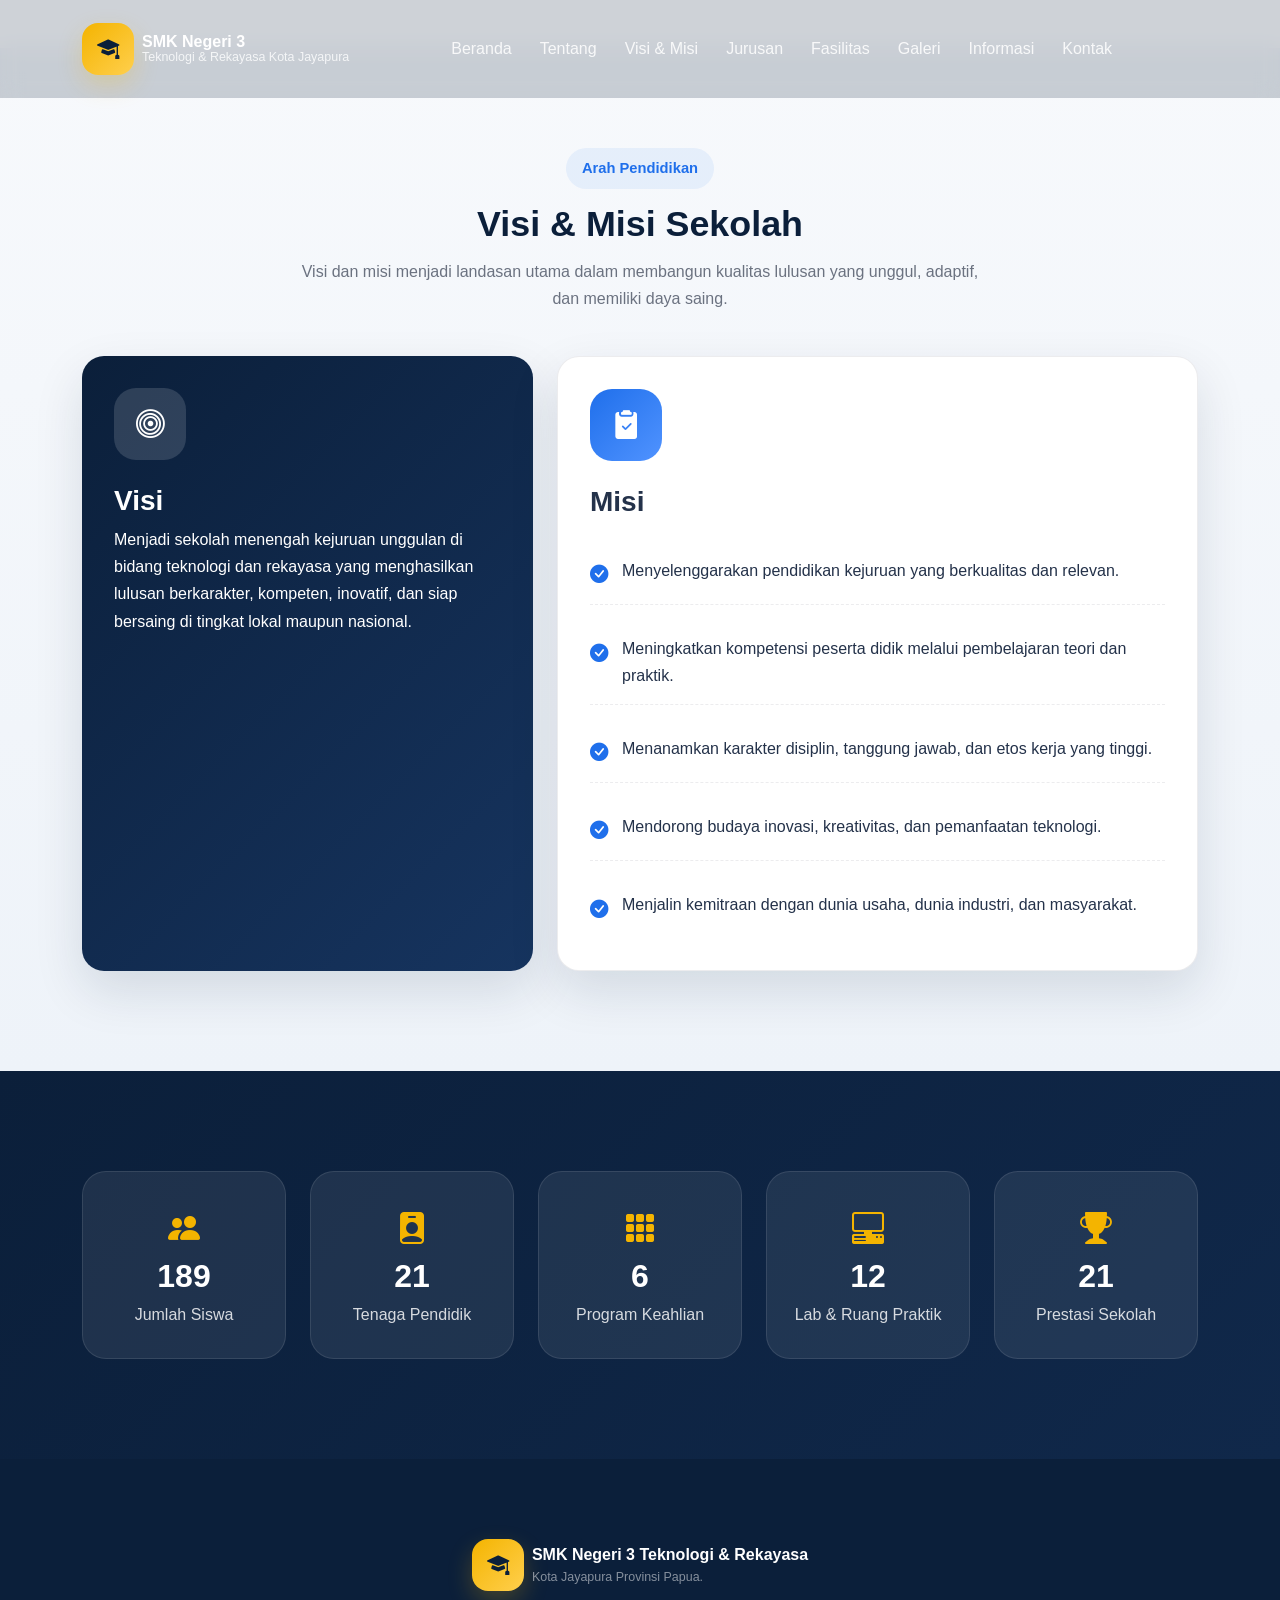
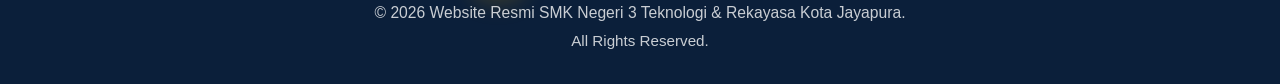
<file: visi-misi.html>
<!doctype html>
<html lang="id">
  <head>
    <meta charset="UTF-8" />
    <meta name="viewport" content="width=device-width, initial-scale=1.0" />
    <title>SMK Negeri 3 Teknologi & Rekayasa Kota Jayapura</title>
    <meta
      name="description"
      content="SMK Negeri 3 Teknologi & Rekayasa Kota Jayapura."
    />

    <!-- Bootstrap 5 -->
    <link
      href="assets/bootstrap-5.3.8-dist/css/bootstrap.min.css"
      rel="stylesheet"
    />

    <!-- Bootstrap Icons -->
    <link
      rel="stylesheet"
      href="assets/bootstrap-icons-1.13.1/bootstrap-icons.min.css"
    />

    <!-- Style CSS -->
    <link rel="stylesheet" href="assets/bootstrap-5.3.8-dist/css/style.css" />
  </head>
  <body data-bs-spy="scroll" data-bs-target="#mainNavbar" data-bs-offset="90">
    <!-- Navbar -->
    <nav
      class="navbar navbar-expand-lg fixed-top custom-navbar"
      id="mainNavbar"
    >
      <div class="container">
        <a class="navbar-brand d-flex align-items-center gap-2" href="#beranda">
          <div class="brand-logo">
            <i class="bi bi-mortarboard-fill"></i>
          </div>
          <div class="brand-text">
            <span class="brand-title">SMK Negeri 3</span>
            <small>Teknologi & Rekayasa Kota Jayapura</small>
          </div>
        </a>

        <button
          class="navbar-toggler border-0 shadow-none"
          type="button"
          data-bs-toggle="collapse"
          data-bs-target="#navbarContent"
          aria-controls="navbarContent"
          aria-expanded="false"
          aria-label="Toggle navigation"
        >
          <i class="bi bi-list fs-2 text-white"></i>
        </button>

        <div class="collapse navbar-collapse" id="navbarContent">
          <ul class="navbar-nav mx-auto mb-2 mb-lg-0">
            <li class="nav-item">
              <a class="nav-link" href="index.html">Beranda</a>
            </li>
            <li class="nav-item">
              <a class="nav-link" href="tentang.html">Tentang</a>
            </li>
            <li class="nav-item">
              <a class="nav-link" href="visi-misi.html">Visi & Misi</a>
            </li>
            <li class="nav-item">
              <a class="nav-link" href="jurusan.html">Jurusan</a>
            </li>
            <li class="nav-item">
              <a class="nav-link" href="fasilitas.html">Fasilitas</a>
            </li>
            <li class="nav-item">
              <a class="nav-link" href="galeri.html">Galeri</a>
            </li>
            <li class="nav-item">
              <a class="nav-link" href="berita.html">Informasi</a>
            </li>
            <li class="nav-item">
              <a class="nav-link" href="kontak.html">Kontak</a>
            </li>
          </ul>
        </div>
      </div>
    </nav>

    <!-- Visi & Misi -->
    <section class="section-padding bg-light-subtle mt-5" id="visi-misi">
      <div class="container">
        <div class="section-heading text-center reveal-up">
          <span class="section-subtitle">Arah Pendidikan</span>
          <h2 class="section-title">Visi & Misi Sekolah</h2>
          <p class="section-description">
            Visi dan misi menjadi landasan utama dalam membangun kualitas
            lulusan yang unggul, adaptif, dan memiliki daya saing.
          </p>
        </div>

        <div class="row g-4 mt-2">
          <div class="col-lg-5 reveal-up">
            <div class="vision-card h-100">
              <div class="icon-box mb-4">
                <i class="bi bi-bullseye"></i>
              </div>
              <h3>Visi</h3>
              <p class="mb-0">
                Menjadi sekolah menengah kejuruan unggulan di bidang teknologi
                dan rekayasa yang menghasilkan lulusan berkarakter, kompeten,
                inovatif, dan siap bersaing di tingkat lokal maupun nasional.
              </p>
            </div>
          </div>

          <div class="col-lg-7 reveal-up">
            <div class="mission-card h-100">
              <div class="icon-box mb-4">
                <i class="bi bi-clipboard2-check-fill"></i>
              </div>
              <h3 class="mb-4">Misi</h3>
              <div class="mission-list">
                <div class="mission-item">
                  <i class="bi bi-check-circle-fill"></i>
                  <span
                    >Menyelenggarakan pendidikan kejuruan yang berkualitas dan
                    relevan.</span
                  >
                </div>
                <div class="mission-item">
                  <i class="bi bi-check-circle-fill"></i>
                  <span
                    >Meningkatkan kompetensi peserta didik melalui pembelajaran
                    teori dan praktik.</span
                  >
                </div>
                <div class="mission-item">
                  <i class="bi bi-check-circle-fill"></i>
                  <span
                    >Menanamkan karakter disiplin, tanggung jawab, dan etos
                    kerja yang tinggi.</span
                  >
                </div>
                <div class="mission-item">
                  <i class="bi bi-check-circle-fill"></i>
                  <span
                    >Mendorong budaya inovasi, kreativitas, dan pemanfaatan
                    teknologi.</span
                  >
                </div>
                <div class="mission-item">
                  <i class="bi bi-check-circle-fill"></i>
                  <span
                    >Menjalin kemitraan dengan dunia usaha, dunia industri, dan
                    masyarakat.</span
                  >
                </div>
              </div>
            </div>
          </div>
        </div>
      </div>
    </section>

    <!-- Statistik -->
    <section class="section-padding stats-section">
      <div class="container">
        <div class="row g-4">
          <div class="col-6 col-md-4 col-lg-2-4 reveal-up">
            <div class="stat-card text-center">
              <i class="bi bi-people-fill"></i>
              <h3 class="counter" data-target="865">0</h3>
              <p>Jumlah Siswa</p>
            </div>
          </div>
          <div class="col-6 col-md-4 col-lg-2-4 reveal-up">
            <div class="stat-card text-center">
              <i class="bi bi-person-badge-fill"></i>
              <h3 class="counter" data-target="58">0</h3>
              <p>Tenaga Pendidik</p>
            </div>
          </div>
          <div class="col-6 col-md-4 col-lg-2-4 reveal-up">
            <div class="stat-card text-center">
              <i class="bi bi-grid-3x3-gap-fill"></i>
              <h3 class="counter" data-target="6">0</h3>
              <p>Program Keahlian</p>
            </div>
          </div>
          <div class="col-6 col-md-6 col-lg-2-4 reveal-up">
            <div class="stat-card text-center">
              <i class="bi bi-pc-display-horizontal"></i>
              <h3 class="counter" data-target="12">0</h3>
              <p>Lab & Ruang Praktik</p>
            </div>
          </div>
          <div class="col-12 col-md-6 col-lg-2-4 reveal-up">
            <div class="stat-card text-center">
              <i class="bi bi-trophy-fill"></i>
              <h3 class="counter" data-target="27">0</h3>
              <p>Prestasi Sekolah</p>
            </div>
          </div>
        </div>
      </div>
    </section>
    <!-- Footer -->
    <footer class="footer-section">
      <div class="container">
        <div class="row justify-content-center">
          <div class="col-lg-8">
            <div class="footer-content text-center">
              <div
                class="footer-brand d-flex flex-column flex-sm-row align-items-center justify-content-center gap-2 mb-2"
              >
                <div class="brand-logo">
                  <i class="bi bi-mortarboard-fill"></i>
                </div>
                <div class="brand-text text-center text-sm-start">
                  <span class="brand-title text-white d-block mb-2">
                    SMK Negeri 3 Teknologi & Rekayasa
                  </span>
                  <small class="text-white-50 d-block">
                    Kota Jayapura Provinsi Papua.
                  </small>
                </div>
              </div>

              <p class="footer-text mb-0">
                &copy; <span id="year"></span> Website Resmi SMK Negeri 3
                Teknologi & Rekayasa Kota Jayapura.
              </p>
              <p class="copyright mb-0">All Rights Reserved.</p>
            </div>
          </div>
        </div>
      </div>
    </footer>

    <!-- Back To Top -->
    <button
      type="button"
      class="back-to-top"
      id="backToTop"
      aria-label="Kembali ke atas"
    >
      <i class="bi bi-arrow-up-short"></i>
    </button>

    <!-- Bootstrap JS -->
    <script src="assets/bootstrap-5.3.8-dist/js/bootstrap.bundle.min.js"></script>

    <!-- Custom JS -->
    <script src="assets/bootstrap-5.3.8-dist/js/main.js"></script>
  </body>
</html>
</file>
<file: assets/bootstrap-5.3.8-dist/css/style.css>
/* =========================================================
   GLOBAL
========================================================= */
:root {
  --primary: #0b1f3a;
  --primary-soft: #16345f;
  --secondary: #1f6feb;
  --accent: #f4b400;
  --light: #f8fafc;
  --white: #ffffff;
  --text: #24324a;
  --muted: #6b7280;
  --border: rgba(15, 23, 42, 0.08);
  --shadow: 0 20px 50px rgba(11, 31, 58, 0.12);
  --radius: 22px;
  --transition: all 0.35s ease;
}

* {
  margin: 0;
  padding: 0;
  box-sizing: border-box;
}

html {
  scroll-behavior: smooth;
}

body {
  font-family: "Poppins", sans-serif;
  color: var(--text);
  background-color: var(--white);
  line-height: 1.7;
}

img {
  max-width: 100%;
  display: block;
}

a {
  text-decoration: none;
  transition: var(--transition);
}

.section-padding {
  padding: 100px 0;
}

.bg-light-subtle {
  background: linear-gradient(180deg, #f7f9fc 0%, #eef3f9 100%);
}

.section-heading {
  max-width: 760px;
  margin: 0 auto 20px;
}

.section-subtitle {
  display: inline-block;
  background: rgba(31, 111, 235, 0.08);
  color: var(--secondary);
  font-size: 0.92rem;
  font-weight: 600;
  padding: 8px 16px;
  border-radius: 999px;
  margin-bottom: 14px;
}

.section-title {
  font-size: clamp(2rem, 2.8vw, 2.9rem);
  font-weight: 700;
  color: var(--primary);
  margin-bottom: 12px;
}

.section-description {
  color: var(--muted);
  font-size: 1rem;
  max-width: 700px;
  margin: 0 auto;
}

@media (min-width: 992px) {
  .col-lg-2-4 {
    flex: 0 0 auto;
    width: 20%;
  }
}

/* =========================================================
   NAVBAR
========================================================= */
.custom-navbar {
  padding: 18px 0;
  background: rgba(11, 31, 58, 0.2);
  backdrop-filter: blur(10px);
  transition: var(--transition);
}

.custom-navbar.scrolled {
  background: rgba(11, 31, 58, 0.96);
  padding: 12px 0;
  box-shadow: 0 10px 30px rgba(0, 0, 0, 0.18);
}

.brand-logo {
  width: 52px;
  height: 52px;
  border-radius: 16px;
  background: linear-gradient(135deg, var(--accent), #ffcf4d);
  color: var(--primary);
  display: grid;
  place-items: center;
  font-size: 1.4rem;
  box-shadow: 0 10px 25px rgba(244, 180, 0, 0.24);
  flex-shrink: 0;
}

.brand-text {
  display: flex;
  flex-direction: column;
  line-height: 1.1;
}

.brand-title {
  font-size: 1rem;
  font-weight: 700;
  color: var(--white);
}

.brand-text small {
  color: rgba(255, 255, 255, 0.8);
  font-size: 0.78rem;
}

.navbar-nav .nav-link {
  color: rgba(255, 255, 255, 0.86);
  font-weight: 500;
  margin: 0 6px;
  position: relative;
}

.navbar-nav .nav-link:hover,
.navbar-nav .nav-link.active {
  color: var(--white);
}

.navbar-nav .nav-link::after {
  content: "";
  position: absolute;
  width: 0;
  height: 2px;
  background: var(--accent);
  left: 0;
  bottom: -4px;
  transition: var(--transition);
}

.navbar-nav .nav-link:hover::after,
.navbar-nav .nav-link.active::after {
  width: 100%;
}

.btn-nav-cta {
  font-weight: 600;
  color: var(--primary);
  box-shadow: 0 12px 30px rgba(244, 180, 0, 0.26);
}

.btn-nav-cta:hover {
  transform: translateY(-2px);
}

/* =========================================================
   HERO
========================================================= */
.hero-section {
  position: relative;
  min-height: 100vh;
  background-image: url("https://images.unsplash.com/photo-1497486751825-1233686d5d80?auto=format&fit=crop&w=1600&q=80");
  background-size: cover;
  background-position: center;
  overflow: hidden;
}

.hero-overlay {
  position: absolute;
  inset: 0;
  background: linear-gradient(
    90deg,
    rgba(11, 31, 58, 0.9) 0%,
    rgba(11, 31, 58, 0.76) 45%,
    rgba(11, 31, 58, 0.55) 100%
  );
}

.hero-badge {
  display: inline-flex;
  align-items: center;
  gap: 10px;
  background: rgba(255, 255, 255, 0.12);
  color: var(--white);
  padding: 10px 18px;
  border-radius: 999px;
  border: 1px solid rgba(255, 255, 255, 0.16);
}

.hero-title {
  font-size: clamp(2.2rem, 5vw, 4.5rem);
  font-weight: 800;
  color: var(--white);
  line-height: 1.15;
  max-width: 900px;
  margin-bottom: 20px;
}

.hero-text {
  color: rgba(255, 255, 255, 0.88);
  font-size: 1.08rem;
  max-width: 760px;
  margin-bottom: 20px;
}

.btn-hero {
  color: var(--primary);
  font-weight: 700;
}

.hero-info-card {
  background: rgba(255, 255, 255, 0.12);
  border: 1px solid rgba(255, 255, 255, 0.14);
  border-radius: 20px;
  padding: 20px;
  height: 100%;
  backdrop-filter: blur(12px);
  transition: var(--transition);
}

.hero-info-card:hover {
  transform: translateY(-6px);
  background: rgba(255, 255, 255, 0.16);
}

.hero-info-card i {
  font-size: 1.6rem;
  color: var(--accent);
  margin-bottom: 14px;
}

.hero-info-card h5 {
  color: var(--white);
  font-size: 1rem;
  margin-bottom: 8px;
}

.hero-info-card p {
  color: rgba(255, 255, 255, 0.8);
  font-size: 0.92rem;
  margin-bottom: 0;
}

.hero-side-card {
  background: rgba(255, 255, 255, 0.12);
  border: 1px solid rgba(255, 255, 255, 0.16);
  border-radius: 30px;
  padding: 35px 28px;
  color: var(--white);
  backdrop-filter: blur(12px);
  box-shadow: var(--shadow);
}

.hero-side-icon {
  width: 72px;
  height: 72px;
  border-radius: 20px;
  background: linear-gradient(135deg, var(--accent), #ffd667);
  color: var(--primary);
  display: grid;
  place-items: center;
  font-size: 1.8rem;
  margin-bottom: 22px;
}

.hero-side-card ul li {
  margin-bottom: 10px;
  color: rgba(255, 255, 255, 0.88);
}

.hero-side-card ul i {
  color: var(--accent);
  margin-right: 8px;
}

/* =========================================================
   CONTENT CARDS UMUM
========================================================= */
.content-card,
.vision-card,
.mission-card,
.contact-info-card,
.contact-form-card,
.cta-box,
.testimonial-card {
  border-radius: var(--radius);
  padding: 32px;
  box-shadow: var(--shadow);
  border: 1px solid var(--border);
}

.content-card,
.mission-card,
.contact-info-card,
.contact-form-card,
.testimonial-card {
  background: var(--white);
}

.icon-box {
  width: 72px;
  height: 72px;
  border-radius: 22px;
  display: grid;
  place-items: center;
  background: linear-gradient(135deg, var(--secondary), #5093ff);
  color: var(--white);
  font-size: 1.8rem;
}

.testimonial-carousel {
  position: relative;
}

.testimonial-carousel .carousel-control-prev,
.testimonial-carousel .carousel-control-next {
  width: 50px;
  height: 50px;
  top: 50%;
  transform: translateY(-50%);
  background: rgba(13, 110, 253, 0.12);
  border-radius: 50%;
  opacity: 1;
}

.testimonial-carousel .carousel-control-prev {
  left: -55px;
}

.testimonial-carousel .carousel-control-next {
  right: -55px;
}

.testimonial-carousel .carousel-control-prev-icon,
.testimonial-carousel .carousel-control-next-icon {
  filter: brightness(0) saturate(100%);
  width: 18px;
  height: 18px;
}

.testimonial-carousel .carousel-control-prev:hover,
.testimonial-carousel .carousel-control-next:hover {
  background: rgba(13, 110, 253, 0.22);
}

/* =========================================================
   TENTANG
========================================================= */
.about-image-wrapper {
  position: relative;
  height: 100%;
}

.about-main-image {
  width: 100%;
  min-height: 520px;
  height: 100%;
  object-fit: cover;
  border-radius: 24px;
  box-shadow: var(--shadow);
}

.about-content-card {
  background: linear-gradient(135deg, #0b1f3a, #10284a);
  border: none;
  padding: 32px;
  border-radius: 24px;
  box-shadow: 0 16px 40px rgba(11, 31, 58, 0.18);
}

.about-title {
  font-size: 2rem;
  font-weight: 700;
  line-height: 1.3;
}

.about-text {
  font-size: 1rem;
  line-height: 1.9;
  color: rgba(255, 255, 255, 0.92);
}

.about-floating-card {
  position: absolute;
  right: 20px;
  bottom: 20px;
  background: var(--white);
  border-radius: 20px;
  padding: 18px 20px;
  display: flex;
  gap: 14px;
  align-items: flex-start;
  max-width: 320px;
}

.about-floating-card i {
  font-size: 1.4rem;
  color: var(--secondary);
}

.mini-feature {
  display: flex;
  align-items: flex-start;
  gap: 14px;
  background: #f8fbff;
  border: 1px solid rgba(31, 111, 235, 0.08);
  border-radius: 18px;
  padding: 18px 16px;
  height: 100%;
  transition: var(--transition);
}

.mini-feature:hover {
  transform: translateY(-4px);
  box-shadow: 0 14px 30px rgba(22, 52, 95, 0.08);
}

.mini-feature i {
  font-size: 1.35rem;
  color: var(--secondary);
  flex-shrink: 0;
  margin-top: 2px;
}

.mini-feature h6 {
  font-size: 1.05rem;
  font-weight: 700;
  color: var(--primary);
  line-height: 1.4;
  margin-bottom: 6px;
}

.mini-feature p {
  margin-bottom: 0;
  font-size: 0.94rem;
  color: var(--muted);
  line-height: 1.7;
}

/* =========================================================
   VISI & MISI
========================================================= */
.vision-card {
  background: linear-gradient(135deg, var(--primary), var(--primary-soft));
  color: var(--white);
  border: none;
}

.vision-card .icon-box {
  background: rgba(255, 255, 255, 0.14);
}

.vision-card h3,
.mission-card h3 {
  font-weight: 700;
}

.mission-list {
  display: grid;
  gap: 16px;
}

.mission-item {
  display: flex;
  align-items: flex-start;
  gap: 14px;
  padding: 14px 0;
  border-bottom: 1px dashed rgba(15, 23, 42, 0.08);
}

.mission-item:last-child {
  border-bottom: 0;
}

.mission-item i {
  color: var(--secondary);
  font-size: 1.15rem;
  margin-top: 2px;
}

/* =========================================================
   STATS
========================================================= */
.stats-section {
  background: linear-gradient(135deg, var(--primary), #10284a);
}

.stat-card {
  background: rgba(255, 255, 255, 0.08);
  padding: 30px 18px;
  border-radius: 24px;
  border: 1px solid rgba(255, 255, 255, 0.1);
  height: 100%;
  transition: var(--transition);
}

.stat-card:hover {
  transform: translateY(-6px);
  background: rgba(255, 255, 255, 0.12);
}

.stat-card i {
  font-size: 2rem;
  color: var(--accent);
  margin-bottom: 14px;
}

.stat-card h3 {
  font-size: 2rem;
  color: var(--white);
  font-weight: 700;
  margin-bottom: 6px;
}

.stat-card p {
  color: rgba(255, 255, 255, 0.82);
  margin-bottom: 0;
}

/* =========================================================
   JURUSAN
========================================================= */
.major-card {
  background: var(--white);
  border-radius: var(--radius);
  border: 1px solid var(--border);
  box-shadow: 0 16px 40px rgba(10, 20, 40, 0.06);
  padding: 30px;
  transition: var(--transition);
}

.major-card:hover {
  transform: translateY(-8px);
  box-shadow: 0 20px 50px rgba(22, 52, 95, 0.12);
}

.major-icon {
  width: 68px;
  height: 68px;
  border-radius: 20px;
  background: linear-gradient(
    135deg,
    rgba(31, 111, 235, 0.12),
    rgba(31, 111, 235, 0.2)
  );
  color: var(--secondary);
  display: grid;
  place-items: center;
  font-size: 1.7rem;
  margin-bottom: 22px;
}

.major-card h4 {
  font-size: 1.18rem;
  font-weight: 700;
  color: var(--primary);
  margin-bottom: 12px;
}

.major-card p {
  color: var(--muted);
  margin-bottom: 18px;
}

/* =========================================================
   FASILITAS
========================================================= */
.facility-card {
  background: var(--white);
  border-radius: 24px;
  border: 1px solid var(--border);
  padding: 28px 24px;
  text-align: left;
  transition: var(--transition);
  box-shadow: 0 14px 35px rgba(10, 20, 40, 0.05);
}

.facility-card:hover {
  transform: translateY(-8px);
  box-shadow: 0 18px 45px rgba(22, 52, 95, 0.1);
}

.facility-icon {
  font-size: 2rem;
  color: var(--secondary);
  margin-bottom: 16px;
  display: inline-block;
}

.facility-card h5 {
  font-weight: 700;
  color: var(--primary);
  margin-bottom: 10px;
}

.facility-card p {
  color: var(--muted);
  margin-bottom: 0;
  font-size: 0.95rem;
}

/* =========================================================
   KEUNGGULAN
========================================================= */
.advantage-list {
  display: grid;
  gap: 18px;
}

.advantage-item {
  display: flex;
  gap: 16px;
  align-items: flex-start;
  background: #f9fbff;
  border: 1px solid rgba(31, 111, 235, 0.08);
  padding: 18px 20px;
  border-radius: 20px;
  transition: var(--transition);
}

.advantage-item:hover {
  transform: translateX(6px);
  box-shadow: 0 16px 35px rgba(22, 52, 95, 0.08);
}

.advantage-item i {
  color: var(--secondary);
  font-size: 1.4rem;
  margin-top: 2px;
}

.advantage-item h6 {
  font-weight: 700;
  color: var(--primary);
  margin-bottom: 6px;
}

.advantage-item p {
  color: var(--muted);
  margin-bottom: 0;
  font-size: 0.95rem;
}

.highlight-image-card img {
  min-height: 560px;
  object-fit: cover;
  box-shadow: var(--shadow);
}

/* =========================================================
   GALERI
========================================================= */
.gallery-item {
  position: relative;
  overflow: hidden;
  border-radius: 24px;
  box-shadow: 0 18px 35px rgba(10, 20, 40, 0.08);
}

.gallery-item img {
  width: 100%;
  height: 280px;
  object-fit: cover;
  transition: transform 0.6s ease;
}

.gallery-item:hover img {
  transform: scale(1.08);
}

.gallery-overlay {
  position: absolute;
  inset: 0;
  background: linear-gradient(
    to top,
    rgba(11, 31, 58, 0.88) 0%,
    rgba(11, 31, 58, 0.15) 100%
  );
  display: flex;
  align-items: flex-end;
  padding: 24px;
}

.gallery-overlay h5 {
  color: var(--white);
  font-weight: 600;
  margin-bottom: 0;
}

/* =========================================================
   BERITA
========================================================= */
.news-card {
  background: var(--white);
  border-radius: 24px;
  overflow: hidden;
  border: 1px solid var(--border);
  box-shadow: 0 18px 40px rgba(10, 20, 40, 0.06);
  transition: var(--transition);
}

.news-card:hover {
  transform: translateY(-8px);
  box-shadow: 0 24px 50px rgba(22, 52, 95, 0.12);
}

.news-card img {
  width: 100%;
  height: 240px;
  object-fit: cover;
}

.news-body {
  padding: 24px;
}

.news-meta {
  display: inline-flex;
  align-items: center;
  gap: 8px;
  color: var(--secondary);
  font-size: 0.92rem;
  font-weight: 500;
  margin-bottom: 12px;
}

.news-card h4 {
  font-size: 1.18rem;
  font-weight: 700;
  color: var(--primary);
  margin-bottom: 12px;
}

.news-card p {
  color: var(--muted);
  margin-bottom: 14px;
}

.read-more {
  color: var(--secondary);
  font-weight: 600;
}

.read-more:hover {
  color: var(--primary);
}

/* =========================================================
   TESTIMONIAL
========================================================= */
.testimonial-carousel {
  max-width: 860px;
  margin: 0 auto;
}

.testimonial-card {
  text-align: center;
  padding: 45px 32px;
}

.quote-icon {
  font-size: 2.5rem;
  color: var(--accent);
  display: inline-block;
  margin-bottom: 18px;
}

.testimonial-card p {
  font-size: 1.04rem;
  color: var(--muted);
  margin-bottom: 20px;
}

.testimonial-card h5 {
  color: var(--primary);
  font-weight: 700;
  margin-bottom: 4px;
}

.testimonial-card span {
  color: var(--secondary);
  font-size: 0.95rem;
}

.carousel-indicators [data-bs-target] {
  width: 12px;
  height: 12px;
  border-radius: 50%;
  background-color: rgba(31, 111, 235, 0.4);
}

.carousel-indicators .active {
  background-color: var(--secondary);
}

/* =========================================================
   CTA
========================================================= */
.cta-section {
  padding: 0 0 100px;
  background: linear-gradient(180deg, #eef3f9 0%, #ffffff 100%);
}

.cta-box {
  background: linear-gradient(135deg, var(--primary), var(--primary-soft));
  color: var(--white);
  padding: 60px 30px;
  border: none;
}

.cta-box h2 {
  font-size: clamp(2rem, 2.8vw, 3rem);
  font-weight: 700;
  margin-bottom: 16px;
}

.cta-box p {
  color: rgba(255, 255, 255, 0.84);
  max-width: 700px;
  margin: 0 auto;
}

/* =========================================================
   KONTAK
========================================================= */
.contact-item {
  display: flex;
  align-items: flex-start;
  gap: 16px;
  margin-bottom: 24px;
}

.contact-item i {
  width: 52px;
  height: 52px;
  border-radius: 16px;
  background: rgba(31, 111, 235, 0.1);
  color: var(--secondary);
  display: grid;
  place-items: center;
  font-size: 1.2rem;
  flex-shrink: 0;
}

.contact-item h6 {
  font-weight: 700;
  color: var(--primary);
  margin-bottom: 6px;
}

.contact-item p {
  color: var(--muted);
  margin-bottom: 0;
}

.map-wrapper {
  position: relative;
  border-radius: 22px;
  overflow: hidden;
  border: 1px solid var(--border);
}

.map-wrapper iframe,
.map-wrapper .map-preview {
  width: 100%;
  height: 290px;
  border: 0;
  display: block;
}

.map-wrapper .map-preview {
  object-fit: cover;
}

.map-open-link {
  position: absolute;
  top: 14px;
  left: 14px;
  z-index: 2;
  background: rgba(255, 255, 255, 0.92);
  color: var(--secondary);
  border: 1px solid rgba(31, 111, 235, 0.2);
  border-radius: 12px;
  padding: 8px 12px;
  font-size: 0.9rem;
  font-weight: 600;
  box-shadow: 0 10px 20px rgba(11, 31, 58, 0.12);
}

.map-open-link:hover {
  background: var(--secondary);
  color: var(--white);
}

.form-control {
  border-radius: 14px;
  padding: 14px 16px;
  border: 1px solid rgba(15, 23, 42, 0.12);
  box-shadow: none;
}

.form-control:focus {
  border-color: rgba(31, 111, 235, 0.5);
  box-shadow: 0 0 0 0.2rem rgba(31, 111, 235, 0.12);
}

.form-label {
  font-weight: 600;
  color: var(--primary);
}

/* =========================================================
   SOCIAL LINKS
========================================================= */
.social-links {
  display: flex;
  flex-wrap: wrap;
  gap: 12px;
}

.social-links a {
  width: 44px;
  height: 44px;
  border-radius: 14px;
  background: rgba(31, 111, 235, 0.1);
  color: var(--secondary);
  display: grid;
  place-items: center;
  font-size: 1.1rem;
}

.social-links a:hover {
  background: var(--secondary);
  color: var(--white);
  transform: translateY(-4px);
}

/* =========================================================
   FOOTER
========================================================= */
.footer-section {
  background: var(--primary);
  color: var(--white);
  padding: 80px 0 30px;
}

.footer-content {
  text-align: center;
}

.footer-brand {
  text-align: center;
}

.footer-title {
  font-weight: 700;
  margin-bottom: 18px;
}

.footer-text,
.footer-links li a,
.footer-contact li,
.copyright {
  color: rgba(255, 255, 255, 0.78);
}

.footer-text {
  max-width: 620px;
  margin: 0 auto;
  line-height: 1.8;
  font-size: 0.98rem;
}

.footer-links,
.footer-contact {
  list-style: none;
  padding: 0;
  margin: 0;
}

.footer-links li,
.footer-contact li {
  margin-bottom: 12px;
}

.footer-links li a:hover {
  color: var(--accent);
  padding-left: 4px;
}

.footer-contact i {
  color: var(--accent);
  margin-right: 8px;
}

.footer-divider {
  border-color: rgba(255, 255, 255, 0.12);
  margin: 30px auto;
  max-width: 700px;
}

.copyright {
  text-align: center;
  font-size: 0.95rem;
}

/* =========================================================
   BACK TO TOP
========================================================= */
.back-to-top {
  position: fixed;
  right: 24px;
  bottom: 24px;
  width: 52px;
  height: 52px;
  border: 0;
  border-radius: 16px;
  background: linear-gradient(135deg, var(--secondary), #4a90ff);
  color: var(--white);
  font-size: 1.6rem;
  box-shadow: 0 18px 35px rgba(31, 111, 235, 0.25);
  cursor: pointer;
  opacity: 0;
  visibility: hidden;
  transform: translateY(20px);
  transition: var(--transition);
  z-index: 999;
}

.back-to-top.show {
  opacity: 1;
  visibility: visible;
  transform: translateY(0);
}

/* =========================================================
   REVEAL ANIMATION
========================================================= */
.reveal-up {
  opacity: 0;
  transform: translateY(24px);
  transition: 0.8s ease;
}

.reveal-up.active {
  opacity: 1;
  transform: translateY(0);
}

/* =========================================================
   RESPONSIVE
========================================================= */
@media (max-width: 1199.98px) {
  .hero-side-card {
    padding: 28px 22px;
    border-radius: 24px;
  }

  .testimonial-carousel .carousel-control-prev {
    left: 12px;
  }

  .testimonial-carousel .carousel-control-next {
    right: 12px;
  }
}

@media (max-width: 991.98px) {
  .custom-navbar {
    background: rgba(11, 31, 58, 0.96);
  }

  .navbar-brand {
    max-width: calc(100% - 70px);
  }

  .custom-navbar .brand-text small {
    line-height: 1.35;
    white-space: normal;
  }

  .navbar-collapse {
    background: rgba(11, 31, 58, 0.98);
    margin-top: 15px;
    padding: 20px;
    border-radius: 20px;
    max-height: calc(100vh - 110px);
    overflow-y: auto;
  }

  .navbar-nav .nav-link {
    margin: 0;
    padding: 0.55rem 0;
    display: inline-block;
  }

  .btn-nav-cta {
    margin-top: 14px;
    display: inline-block;
  }

  .hero-section {
    min-height: auto;
    padding: 118px 0 68px;
    background-position: center top;
  }

  .hero-section .min-vh-100 {
    min-height: auto !important;
  }

  .hero-title {
    max-width: 100%;
  }

  .hero-text {
    max-width: 100%;
  }

  .hero-info > [class*="col-"] {
    flex: 0 0 50%;
    max-width: 50%;
  }

  .hero-info > [class*="col-"]:last-child {
    flex: 0 0 100%;
    max-width: 100%;
  }

  .hero-info-card {
    padding: 18px;
  }

  .section-padding {
    padding: 80px 0;
  }

  .about-main-image,
  .highlight-image-card img {
    min-height: 380px;
  }

  .about-content-card {
    margin-top: 10px;
  }

  .footer-brand {
    flex-direction: column;
    justify-content: center;
    text-align: center;
    gap: 12px !important;
  }

  .footer-brand .brand-text {
    text-align: center;
  }

  .testimonial-carousel .carousel-control-prev,
  .testimonial-carousel .carousel-control-next {
    width: 44px;
    height: 44px;
  }
}

@media (max-width: 767.98px) {
  .hero-section {
    padding: 104px 0 56px;
  }

  .hero-title {
    font-size: 2.1rem;
    line-height: 1.2;
  }

  .hero-text {
    font-size: 1rem;
  }

  .hero-badge {
    padding: 8px 14px;
    font-size: 0.84rem;
  }

  .hero-info > [class*="col-"] {
    flex: 0 0 100%;
    max-width: 100%;
  }

  .section-padding {
    padding: 70px 0;
  }

  .content-card,
  .vision-card,
  .mission-card,
  .contact-info-card,
  .contact-form-card,
  .cta-box,
  .testimonial-card,
  .about-content-card {
    padding: 24px;
  }

  .about-title {
    font-size: 1.5rem;
    text-align: center;
  }

  .about-text {
    font-size: 0.96rem;
    line-height: 1.8;
    text-align: left;
  }

  .mini-feature h6 {
    font-size: 1rem;
  }

  .mini-feature p {
    font-size: 0.92rem;
  }

  .about-floating-card {
    position: static;
    margin-top: 18px;
    max-width: 100%;
  }

  .advantage-item {
    padding: 16px;
  }

  .gallery-item img {
    height: 220px;
  }

  .news-card img {
    height: 220px;
  }

  .testimonial-carousel .carousel-control-prev,
  .testimonial-carousel .carousel-control-next {
    display: none;
  }

  .back-to-top {
    right: 16px;
    bottom: 16px;
  }

  .section-title {
    font-size: 1.9rem;
  }
}

@media (max-width: 575.98px) {
  .custom-navbar {
    padding: 12px 0;
  }

  .navbar-brand {
    gap: 10px !important;
    max-width: calc(100% - 56px);
  }

  .custom-navbar .brand-logo {
    width: 44px;
    height: 44px;
    border-radius: 12px;
    font-size: 1.15rem;
  }

  .custom-navbar .brand-title {
    font-size: 0.9rem;
  }

  .custom-navbar .brand-text small {
    font-size: 0.68rem;
    max-width: 175px;
  }

  .section-padding {
    padding: 56px 0;
  }

  .section-subtitle {
    font-size: 0.8rem;
    padding: 7px 12px;
  }

  .section-title {
    font-size: 1.65rem;
    line-height: 1.3;
  }

  .section-description {
    font-size: 0.95rem;
  }

  .hero-section {
    padding: 96px 0 48px;
  }

  .hero-title {
    font-size: 1.85rem;
  }

  .hero-text {
    font-size: 0.95rem;
  }

  .content-card,
  .vision-card,
  .mission-card,
  .contact-info-card,
  .contact-form-card,
  .cta-box,
  .testimonial-card,
  .about-content-card {
    padding: 20px;
  }

  .stat-card {
    padding: 24px 14px;
    border-radius: 18px;
  }

  .stat-card h3 {
    font-size: 1.6rem;
  }

  .about-main-image,
  .highlight-image-card img {
    min-height: 280px;
  }

  .gallery-item img {
    height: 200px;
  }

  .news-card img {
    height: 200px;
  }

  .map-wrapper iframe,
  .map-wrapper .map-preview {
    height: 240px;
  }

  .contact-item {
    gap: 12px;
    margin-bottom: 18px;
  }

  .contact-item i {
    width: 44px;
    height: 44px;
    border-radius: 12px;
    font-size: 1rem;
  }

  .contact-form-card .btn {
    width: 100%;
  }

  .social-links {
    justify-content: center;
  }

  .footer-section {
    padding: 60px 0 24px;
  }

  .copyright {
    font-size: 0.86rem;
    line-height: 1.6;
  }

  .back-to-top {
    width: 46px;
    height: 46px;
    font-size: 1.35rem;
    right: 12px;
    bottom: 12px;
  }
}
</file>
<file: Company Profile sekolah/assets/bootstrap-5.3.8-dist/css/style.css>
/* =========================================================
   GLOBAL
========================================================= */
:root {
  --primary: #0b1f3a;
  --primary-soft: #16345f;
  --secondary: #1f6feb;
  --accent: #f4b400;
  --light: #f8fafc;
  --white: #ffffff;
  --text: #24324a;
  --muted: #6b7280;
  --border: rgba(15, 23, 42, 0.08);
  --shadow: 0 20px 50px rgba(11, 31, 58, 0.12);
  --radius: 22px;
  --transition: all 0.35s ease;
}

* {
  margin: 0;
  padding: 0;
  box-sizing: border-box;
}

html {
  scroll-behavior: smooth;
}

body {
  font-family: "Poppins", sans-serif;
  color: var(--text);
  background-color: var(--white);
  line-height: 1.7;
}

img {
  max-width: 100%;
  display: block;
}

a {
  text-decoration: none;
  transition: var(--transition);
}

.section-padding {
  padding: 100px 0;
}

.bg-light-subtle {
  background: linear-gradient(180deg, #f7f9fc 0%, #eef3f9 100%);
}

.section-heading {
  max-width: 760px;
  margin: 0 auto 20px;
}

.section-subtitle {
  display: inline-block;
  background: rgba(31, 111, 235, 0.08);
  color: var(--secondary);
  font-size: 0.92rem;
  font-weight: 600;
  padding: 8px 16px;
  border-radius: 999px;
  margin-bottom: 14px;
}

.section-title {
  font-size: clamp(2rem, 2.8vw, 2.9rem);
  font-weight: 700;
  color: var(--primary);
  margin-bottom: 12px;
}

.section-description {
  color: var(--muted);
  font-size: 1rem;
  max-width: 700px;
  margin: 0 auto;
}

@media (min-width: 992px) {
  .col-lg-2-4 {
    flex: 0 0 auto;
    width: 20%;
  }
}

/* =========================================================
   NAVBAR
========================================================= */
.custom-navbar {
  padding: 18px 0;
  background: rgba(11, 31, 58, 0.2);
  backdrop-filter: blur(10px);
  transition: var(--transition);
}

.custom-navbar.scrolled {
  background: rgba(11, 31, 58, 0.96);
  padding: 12px 0;
  box-shadow: 0 10px 30px rgba(0, 0, 0, 0.18);
}

.brand-logo {
  width: 52px;
  height: 52px;
  border-radius: 16px;
  background: linear-gradient(135deg, var(--accent), #ffcf4d);
  color: var(--primary);
  display: grid;
  place-items: center;
  font-size: 1.4rem;
  box-shadow: 0 10px 25px rgba(244, 180, 0, 0.24);
  flex-shrink: 0;
}

.brand-text {
  display: flex;
  flex-direction: column;
  line-height: 1.1;
}

.brand-title {
  font-size: 1rem;
  font-weight: 700;
  color: var(--white);
}

.brand-text small {
  color: rgba(255, 255, 255, 0.8);
  font-size: 0.78rem;
}

.navbar-nav .nav-link {
  color: rgba(255, 255, 255, 0.86);
  font-weight: 500;
  margin: 0 6px;
  position: relative;
}

.navbar-nav .nav-link:hover,
.navbar-nav .nav-link.active {
  color: var(--white);
}

.navbar-nav .nav-link::after {
  content: "";
  position: absolute;
  width: 0;
  height: 2px;
  background: var(--accent);
  left: 0;
  bottom: -4px;
  transition: var(--transition);
}

.navbar-nav .nav-link:hover::after,
.navbar-nav .nav-link.active::after {
  width: 100%;
}

.btn-nav-cta {
  font-weight: 600;
  color: var(--primary);
  box-shadow: 0 12px 30px rgba(244, 180, 0, 0.26);
}

.btn-nav-cta:hover {
  transform: translateY(-2px);
}

/* =========================================================
   HERO
========================================================= */
.hero-section {
  position: relative;
  min-height: 100vh;
  background-image: url("https://images.unsplash.com/photo-1497486751825-1233686d5d80?auto=format&fit=crop&w=1600&q=80");
  background-size: cover;
  background-position: center;
  overflow: hidden;
}

.hero-overlay {
  position: absolute;
  inset: 0;
  background: linear-gradient(
    90deg,
    rgba(11, 31, 58, 0.9) 0%,
    rgba(11, 31, 58, 0.76) 45%,
    rgba(11, 31, 58, 0.55) 100%
  );
}

.hero-badge {
  display: inline-flex;
  align-items: center;
  gap: 10px;
  background: rgba(255, 255, 255, 0.12);
  color: var(--white);
  padding: 10px 18px;
  border-radius: 999px;
  border: 1px solid rgba(255, 255, 255, 0.16);
}

.hero-title {
  font-size: clamp(2.2rem, 5vw, 4.5rem);
  font-weight: 800;
  color: var(--white);
  line-height: 1.15;
  max-width: 900px;
  margin-bottom: 20px;
}

.hero-text {
  color: rgba(255, 255, 255, 0.88);
  font-size: 1.08rem;
  max-width: 760px;
  margin-bottom: 20px;
}

.btn-hero {
  color: var(--primary);
  font-weight: 700;
}

.hero-info-card {
  background: rgba(255, 255, 255, 0.12);
  border: 1px solid rgba(255, 255, 255, 0.14);
  border-radius: 20px;
  padding: 20px;
  height: 100%;
  backdrop-filter: blur(12px);
  transition: var(--transition);
}

.hero-info-card:hover {
  transform: translateY(-6px);
  background: rgba(255, 255, 255, 0.16);
}

.hero-info-card i {
  font-size: 1.6rem;
  color: var(--accent);
  margin-bottom: 14px;
}

.hero-info-card h5 {
  color: var(--white);
  font-size: 1rem;
  margin-bottom: 8px;
}

.hero-info-card p {
  color: rgba(255, 255, 255, 0.8);
  font-size: 0.92rem;
  margin-bottom: 0;
}

.hero-side-card {
  background: rgba(255, 255, 255, 0.12);
  border: 1px solid rgba(255, 255, 255, 0.16);
  border-radius: 30px;
  padding: 35px 28px;
  color: var(--white);
  backdrop-filter: blur(12px);
  box-shadow: var(--shadow);
}

.hero-side-icon {
  width: 72px;
  height: 72px;
  border-radius: 20px;
  background: linear-gradient(135deg, var(--accent), #ffd667);
  color: var(--primary);
  display: grid;
  place-items: center;
  font-size: 1.8rem;
  margin-bottom: 22px;
}

.hero-side-card ul li {
  margin-bottom: 10px;
  color: rgba(255, 255, 255, 0.88);
}

.hero-side-card ul i {
  color: var(--accent);
  margin-right: 8px;
}

/* =========================================================
   CONTENT CARDS UMUM
========================================================= */
.content-card,
.vision-card,
.mission-card,
.contact-info-card,
.contact-form-card,
.cta-box,
.testimonial-card {
  border-radius: var(--radius);
  padding: 32px;
  box-shadow: var(--shadow);
  border: 1px solid var(--border);
}

.content-card,
.mission-card,
.contact-info-card,
.contact-form-card,
.testimonial-card {
  background: var(--white);
}

.icon-box {
  width: 72px;
  height: 72px;
  border-radius: 22px;
  display: grid;
  place-items: center;
  background: linear-gradient(135deg, var(--secondary), #5093ff);
  color: var(--white);
  font-size: 1.8rem;
}

.testimonial-carousel {
  position: relative;
}

.testimonial-carousel .carousel-control-prev,
.testimonial-carousel .carousel-control-next {
  width: 50px;
  height: 50px;
  top: 50%;
  transform: translateY(-50%);
  background: rgba(13, 110, 253, 0.12);
  border-radius: 50%;
  opacity: 1;
}

.testimonial-carousel .carousel-control-prev {
  left: -55px;
}

.testimonial-carousel .carousel-control-next {
  right: -55px;
}

.testimonial-carousel .carousel-control-prev-icon,
.testimonial-carousel .carousel-control-next-icon {
  filter: brightness(0) saturate(100%);
  width: 18px;
  height: 18px;
}

.testimonial-carousel .carousel-control-prev:hover,
.testimonial-carousel .carousel-control-next:hover {
  background: rgba(13, 110, 253, 0.22);
}

/* =========================================================
   TENTANG
========================================================= */
.about-image-wrapper {
  position: relative;
  height: 100%;
}

.about-main-image {
  width: 100%;
  min-height: 520px;
  height: 100%;
  object-fit: cover;
  border-radius: 24px;
  box-shadow: var(--shadow);
}

.about-content-card {
  background: linear-gradient(135deg, #0b1f3a, #10284a);
  border: none;
  padding: 32px;
  border-radius: 24px;
  box-shadow: 0 16px 40px rgba(11, 31, 58, 0.18);
}

.about-title {
  font-size: 2rem;
  font-weight: 700;
  line-height: 1.3;
}

.about-text {
  font-size: 1rem;
  line-height: 1.9;
  color: rgba(255, 255, 255, 0.92);
}

.about-floating-card {
  position: absolute;
  right: 20px;
  bottom: 20px;
  background: var(--white);
  border-radius: 20px;
  padding: 18px 20px;
  display: flex;
  gap: 14px;
  align-items: flex-start;
  max-width: 320px;
}

.about-floating-card i {
  font-size: 1.4rem;
  color: var(--secondary);
}

.mini-feature {
  display: flex;
  align-items: flex-start;
  gap: 14px;
  background: #f8fbff;
  border: 1px solid rgba(31, 111, 235, 0.08);
  border-radius: 18px;
  padding: 18px 16px;
  height: 100%;
  transition: var(--transition);
}

.mini-feature:hover {
  transform: translateY(-4px);
  box-shadow: 0 14px 30px rgba(22, 52, 95, 0.08);
}

.mini-feature i {
  font-size: 1.35rem;
  color: var(--secondary);
  flex-shrink: 0;
  margin-top: 2px;
}

.mini-feature h6 {
  font-size: 1.05rem;
  font-weight: 700;
  color: var(--primary);
  line-height: 1.4;
  margin-bottom: 6px;
}

.mini-feature p {
  margin-bottom: 0;
  font-size: 0.94rem;
  color: var(--muted);
  line-height: 1.7;
}

/* =========================================================
   VISI & MISI
========================================================= */
.vision-card {
  background: linear-gradient(135deg, var(--primary), var(--primary-soft));
  color: var(--white);
  border: none;
}

.vision-card .icon-box {
  background: rgba(255, 255, 255, 0.14);
}

.vision-card h3,
.mission-card h3 {
  font-weight: 700;
}

.mission-list {
  display: grid;
  gap: 16px;
}

.mission-item {
  display: flex;
  align-items: flex-start;
  gap: 14px;
  padding: 14px 0;
  border-bottom: 1px dashed rgba(15, 23, 42, 0.08);
}

.mission-item:last-child {
  border-bottom: 0;
}

.mission-item i {
  color: var(--secondary);
  font-size: 1.15rem;
  margin-top: 2px;
}

/* =========================================================
   STATS
========================================================= */
.stats-section {
  background: linear-gradient(135deg, var(--primary), #10284a);
}

.stat-card {
  background: rgba(255, 255, 255, 0.08);
  padding: 30px 18px;
  border-radius: 24px;
  border: 1px solid rgba(255, 255, 255, 0.1);
  height: 100%;
  transition: var(--transition);
}

.stat-card:hover {
  transform: translateY(-6px);
  background: rgba(255, 255, 255, 0.12);
}

.stat-card i {
  font-size: 2rem;
  color: var(--accent);
  margin-bottom: 14px;
}

.stat-card h3 {
  font-size: 2rem;
  color: var(--white);
  font-weight: 700;
  margin-bottom: 6px;
}

.stat-card p {
  color: rgba(255, 255, 255, 0.82);
  margin-bottom: 0;
}

/* =========================================================
   JURUSAN
========================================================= */
.major-card {
  background: var(--white);
  border-radius: var(--radius);
  border: 1px solid var(--border);
  box-shadow: 0 16px 40px rgba(10, 20, 40, 0.06);
  padding: 30px;
  transition: var(--transition);
}

.major-card:hover {
  transform: translateY(-8px);
  box-shadow: 0 20px 50px rgba(22, 52, 95, 0.12);
}

.major-icon {
  width: 68px;
  height: 68px;
  border-radius: 20px;
  background: linear-gradient(
    135deg,
    rgba(31, 111, 235, 0.12),
    rgba(31, 111, 235, 0.2)
  );
  color: var(--secondary);
  display: grid;
  place-items: center;
  font-size: 1.7rem;
  margin-bottom: 22px;
}

.major-card h4 {
  font-size: 1.18rem;
  font-weight: 700;
  color: var(--primary);
  margin-bottom: 12px;
}

.major-card p {
  color: var(--muted);
  margin-bottom: 18px;
}

/* =========================================================
   FASILITAS
========================================================= */
.facility-card {
  background: var(--white);
  border-radius: 24px;
  border: 1px solid var(--border);
  padding: 28px 24px;
  text-align: left;
  transition: var(--transition);
  box-shadow: 0 14px 35px rgba(10, 20, 40, 0.05);
}

.facility-card:hover {
  transform: translateY(-8px);
  box-shadow: 0 18px 45px rgba(22, 52, 95, 0.1);
}

.facility-icon {
  font-size: 2rem;
  color: var(--secondary);
  margin-bottom: 16px;
  display: inline-block;
}

.facility-card h5 {
  font-weight: 700;
  color: var(--primary);
  margin-bottom: 10px;
}

.facility-card p {
  color: var(--muted);
  margin-bottom: 0;
  font-size: 0.95rem;
}

/* =========================================================
   KEUNGGULAN
========================================================= */
.advantage-list {
  display: grid;
  gap: 18px;
}

.advantage-item {
  display: flex;
  gap: 16px;
  align-items: flex-start;
  background: #f9fbff;
  border: 1px solid rgba(31, 111, 235, 0.08);
  padding: 18px 20px;
  border-radius: 20px;
  transition: var(--transition);
}

.advantage-item:hover {
  transform: translateX(6px);
  box-shadow: 0 16px 35px rgba(22, 52, 95, 0.08);
}

.advantage-item i {
  color: var(--secondary);
  font-size: 1.4rem;
  margin-top: 2px;
}

.advantage-item h6 {
  font-weight: 700;
  color: var(--primary);
  margin-bottom: 6px;
}

.advantage-item p {
  color: var(--muted);
  margin-bottom: 0;
  font-size: 0.95rem;
}

.highlight-image-card img {
  min-height: 560px;
  object-fit: cover;
  box-shadow: var(--shadow);
}

/* =========================================================
   GALERI
========================================================= */
.gallery-item {
  position: relative;
  overflow: hidden;
  border-radius: 24px;
  box-shadow: 0 18px 35px rgba(10, 20, 40, 0.08);
}

.gallery-item img {
  width: 100%;
  height: 280px;
  object-fit: cover;
  transition: transform 0.6s ease;
}

.gallery-item:hover img {
  transform: scale(1.08);
}

.gallery-overlay {
  position: absolute;
  inset: 0;
  background: linear-gradient(
    to top,
    rgba(11, 31, 58, 0.88) 0%,
    rgba(11, 31, 58, 0.15) 100%
  );
  display: flex;
  align-items: flex-end;
  padding: 24px;
}

.gallery-overlay h5 {
  color: var(--white);
  font-weight: 600;
  margin-bottom: 0;
}

/* =========================================================
   BERITA
========================================================= */
.news-card {
  background: var(--white);
  border-radius: 24px;
  overflow: hidden;
  border: 1px solid var(--border);
  box-shadow: 0 18px 40px rgba(10, 20, 40, 0.06);
  transition: var(--transition);
}

.news-card:hover {
  transform: translateY(-8px);
  box-shadow: 0 24px 50px rgba(22, 52, 95, 0.12);
}

.news-card img {
  width: 100%;
  height: 240px;
  object-fit: cover;
}

.news-body {
  padding: 24px;
}

.news-meta {
  display: inline-flex;
  align-items: center;
  gap: 8px;
  color: var(--secondary);
  font-size: 0.92rem;
  font-weight: 500;
  margin-bottom: 12px;
}

.news-card h4 {
  font-size: 1.18rem;
  font-weight: 700;
  color: var(--primary);
  margin-bottom: 12px;
}

.news-card p {
  color: var(--muted);
  margin-bottom: 14px;
}

.read-more {
  color: var(--secondary);
  font-weight: 600;
}

.read-more:hover {
  color: var(--primary);
}

/* =========================================================
   TESTIMONIAL
========================================================= */
.testimonial-carousel {
  max-width: 860px;
  margin: 0 auto;
}

.testimonial-card {
  text-align: center;
  padding: 45px 32px;
}

.quote-icon {
  font-size: 2.5rem;
  color: var(--accent);
  display: inline-block;
  margin-bottom: 18px;
}

.testimonial-card p {
  font-size: 1.04rem;
  color: var(--muted);
  margin-bottom: 20px;
}

.testimonial-card h5 {
  color: var(--primary);
  font-weight: 700;
  margin-bottom: 4px;
}

.testimonial-card span {
  color: var(--secondary);
  font-size: 0.95rem;
}

.carousel-indicators [data-bs-target] {
  width: 12px;
  height: 12px;
  border-radius: 50%;
  background-color: rgba(31, 111, 235, 0.4);
}

.carousel-indicators .active {
  background-color: var(--secondary);
}

/* =========================================================
   CTA
========================================================= */
.cta-section {
  padding: 0 0 100px;
  background: linear-gradient(180deg, #eef3f9 0%, #ffffff 100%);
}

.cta-box {
  background: linear-gradient(135deg, var(--primary), var(--primary-soft));
  color: var(--white);
  padding: 60px 30px;
  border: none;
}

.cta-box h2 {
  font-size: clamp(2rem, 2.8vw, 3rem);
  font-weight: 700;
  margin-bottom: 16px;
}

.cta-box p {
  color: rgba(255, 255, 255, 0.84);
  max-width: 700px;
  margin: 0 auto;
}

/* =========================================================
   KONTAK
========================================================= */
.contact-item {
  display: flex;
  align-items: flex-start;
  gap: 16px;
  margin-bottom: 24px;
}

.contact-item i {
  width: 52px;
  height: 52px;
  border-radius: 16px;
  background: rgba(31, 111, 235, 0.1);
  color: var(--secondary);
  display: grid;
  place-items: center;
  font-size: 1.2rem;
  flex-shrink: 0;
}

.contact-item h6 {
  font-weight: 700;
  color: var(--primary);
  margin-bottom: 6px;
}

.contact-item p {
  color: var(--muted);
  margin-bottom: 0;
}

.map-wrapper {
  position: relative;
  border-radius: 22px;
  overflow: hidden;
  border: 1px solid var(--border);
}

.map-wrapper iframe,
.map-wrapper .map-preview {
  width: 100%;
  height: 290px;
  border: 0;
  display: block;
}

.map-wrapper .map-preview {
  object-fit: cover;
}

.map-open-link {
  position: absolute;
  top: 14px;
  left: 14px;
  z-index: 2;
  background: rgba(255, 255, 255, 0.92);
  color: var(--secondary);
  border: 1px solid rgba(31, 111, 235, 0.2);
  border-radius: 12px;
  padding: 8px 12px;
  font-size: 0.9rem;
  font-weight: 600;
  box-shadow: 0 10px 20px rgba(11, 31, 58, 0.12);
}

.map-open-link:hover {
  background: var(--secondary);
  color: var(--white);
}

.form-control {
  border-radius: 14px;
  padding: 14px 16px;
  border: 1px solid rgba(15, 23, 42, 0.12);
  box-shadow: none;
}

.form-control:focus {
  border-color: rgba(31, 111, 235, 0.5);
  box-shadow: 0 0 0 0.2rem rgba(31, 111, 235, 0.12);
}

.form-label {
  font-weight: 600;
  color: var(--primary);
}

/* =========================================================
   SOCIAL LINKS
========================================================= */
.social-links {
  display: flex;
  flex-wrap: wrap;
  gap: 12px;
}

.social-links a {
  width: 44px;
  height: 44px;
  border-radius: 14px;
  background: rgba(31, 111, 235, 0.1);
  color: var(--secondary);
  display: grid;
  place-items: center;
  font-size: 1.1rem;
}

.social-links a:hover {
  background: var(--secondary);
  color: var(--white);
  transform: translateY(-4px);
}

/* =========================================================
   FOOTER
========================================================= */
.footer-section {
  background: var(--primary);
  color: var(--white);
  padding: 80px 0 30px;
}

.footer-content {
  text-align: center;
}

.footer-brand {
  text-align: center;
}

.footer-title {
  font-weight: 700;
  margin-bottom: 18px;
}

.footer-text,
.footer-links li a,
.footer-contact li,
.copyright {
  color: rgba(255, 255, 255, 0.78);
}

.footer-text {
  max-width: 620px;
  margin: 0 auto;
  line-height: 1.8;
  font-size: 0.98rem;
}

.footer-links,
.footer-contact {
  list-style: none;
  padding: 0;
  margin: 0;
}

.footer-links li,
.footer-contact li {
  margin-bottom: 12px;
}

.footer-links li a:hover {
  color: var(--accent);
  padding-left: 4px;
}

.footer-contact i {
  color: var(--accent);
  margin-right: 8px;
}

.footer-divider {
  border-color: rgba(255, 255, 255, 0.12);
  margin: 30px auto;
  max-width: 700px;
}

.copyright {
  text-align: center;
  font-size: 0.95rem;
}

/* =========================================================
   BACK TO TOP
========================================================= */
.back-to-top {
  position: fixed;
  right: 24px;
  bottom: 24px;
  width: 52px;
  height: 52px;
  border: 0;
  border-radius: 16px;
  background: linear-gradient(135deg, var(--secondary), #4a90ff);
  color: var(--white);
  font-size: 1.6rem;
  box-shadow: 0 18px 35px rgba(31, 111, 235, 0.25);
  cursor: pointer;
  opacity: 0;
  visibility: hidden;
  transform: translateY(20px);
  transition: var(--transition);
  z-index: 999;
}

.back-to-top.show {
  opacity: 1;
  visibility: visible;
  transform: translateY(0);
}

/* =========================================================
   REVEAL ANIMATION
========================================================= */
.reveal-up {
  opacity: 0;
  transform: translateY(24px);
  transition: 0.8s ease;
}

.reveal-up.active {
  opacity: 1;
  transform: translateY(0);
}

/* =========================================================
   RESPONSIVE
========================================================= */
@media (max-width: 1199.98px) {
  .hero-side-card {
    padding: 28px 22px;
    border-radius: 24px;
  }

  .testimonial-carousel .carousel-control-prev {
    left: 12px;
  }

  .testimonial-carousel .carousel-control-next {
    right: 12px;
  }
}

@media (max-width: 991.98px) {
  .custom-navbar {
    background: rgba(11, 31, 58, 0.96);
  }

  .navbar-brand {
    max-width: calc(100% - 70px);
  }

  .custom-navbar .brand-text small {
    line-height: 1.35;
    white-space: normal;
  }

  .navbar-collapse {
    background: rgba(11, 31, 58, 0.98);
    margin-top: 15px;
    padding: 20px;
    border-radius: 20px;
    max-height: calc(100vh - 110px);
    overflow-y: auto;
  }

  .navbar-nav .nav-link {
    margin: 0;
    padding: 0.55rem 0;
    display: inline-block;
  }

  .btn-nav-cta {
    margin-top: 14px;
    display: inline-block;
  }

  .hero-section {
    min-height: auto;
    padding: 118px 0 68px;
    background-position: center top;
  }

  .hero-section .min-vh-100 {
    min-height: auto !important;
  }

  .hero-title {
    max-width: 100%;
  }

  .hero-text {
    max-width: 100%;
  }

  .hero-info > [class*="col-"] {
    flex: 0 0 50%;
    max-width: 50%;
  }

  .hero-info > [class*="col-"]:last-child {
    flex: 0 0 100%;
    max-width: 100%;
  }

  .hero-info-card {
    padding: 18px;
  }

  .section-padding {
    padding: 80px 0;
  }

  .about-main-image,
  .highlight-image-card img {
    min-height: 380px;
  }

  .about-content-card {
    margin-top: 10px;
  }

  .footer-brand {
    flex-direction: column;
    justify-content: center;
    text-align: center;
    gap: 12px !important;
  }

  .footer-brand .brand-text {
    text-align: center;
  }

  .testimonial-carousel .carousel-control-prev,
  .testimonial-carousel .carousel-control-next {
    width: 44px;
    height: 44px;
  }
}

@media (max-width: 767.98px) {
  .hero-section {
    padding: 104px 0 56px;
  }

  .hero-title {
    font-size: 2.1rem;
    line-height: 1.2;
  }

  .hero-text {
    font-size: 1rem;
  }

  .hero-badge {
    padding: 8px 14px;
    font-size: 0.84rem;
  }

  .hero-info > [class*="col-"] {
    flex: 0 0 100%;
    max-width: 100%;
  }

  .section-padding {
    padding: 70px 0;
  }

  .content-card,
  .vision-card,
  .mission-card,
  .contact-info-card,
  .contact-form-card,
  .cta-box,
  .testimonial-card,
  .about-content-card {
    padding: 24px;
  }

  .about-title {
    font-size: 1.5rem;
    text-align: center;
  }

  .about-text {
    font-size: 0.96rem;
    line-height: 1.8;
    text-align: left;
  }

  .mini-feature h6 {
    font-size: 1rem;
  }

  .mini-feature p {
    font-size: 0.92rem;
  }

  .about-floating-card {
    position: static;
    margin-top: 18px;
    max-width: 100%;
  }

  .advantage-item {
    padding: 16px;
  }

  .gallery-item img {
    height: 220px;
  }

  .news-card img {
    height: 220px;
  }

  .testimonial-carousel .carousel-control-prev,
  .testimonial-carousel .carousel-control-next {
    display: none;
  }

  .back-to-top {
    right: 16px;
    bottom: 16px;
  }

  .section-title {
    font-size: 1.9rem;
  }
}

@media (max-width: 575.98px) {
  .custom-navbar {
    padding: 12px 0;
  }

  .navbar-brand {
    gap: 10px !important;
    max-width: calc(100% - 56px);
  }

  .custom-navbar .brand-logo {
    width: 44px;
    height: 44px;
    border-radius: 12px;
    font-size: 1.15rem;
  }

  .custom-navbar .brand-title {
    font-size: 0.9rem;
  }

  .custom-navbar .brand-text small {
    font-size: 0.68rem;
    max-width: 175px;
  }

  .section-padding {
    padding: 56px 0;
  }

  .section-subtitle {
    font-size: 0.8rem;
    padding: 7px 12px;
  }

  .section-title {
    font-size: 1.65rem;
    line-height: 1.3;
  }

  .section-description {
    font-size: 0.95rem;
  }

  .hero-section {
    padding: 96px 0 48px;
  }

  .hero-title {
    font-size: 1.85rem;
  }

  .hero-text {
    font-size: 0.95rem;
  }

  .content-card,
  .vision-card,
  .mission-card,
  .contact-info-card,
  .contact-form-card,
  .cta-box,
  .testimonial-card,
  .about-content-card {
    padding: 20px;
  }

  .stat-card {
    padding: 24px 14px;
    border-radius: 18px;
  }

  .stat-card h3 {
    font-size: 1.6rem;
  }

  .about-main-image,
  .highlight-image-card img {
    min-height: 280px;
  }

  .gallery-item img {
    height: 200px;
  }

  .news-card img {
    height: 200px;
  }

  .map-wrapper iframe,
  .map-wrapper .map-preview {
    height: 240px;
  }

  .contact-item {
    gap: 12px;
    margin-bottom: 18px;
  }

  .contact-item i {
    width: 44px;
    height: 44px;
    border-radius: 12px;
    font-size: 1rem;
  }

  .contact-form-card .btn {
    width: 100%;
  }

  .social-links {
    justify-content: center;
  }

  .footer-section {
    padding: 60px 0 24px;
  }

  .copyright {
    font-size: 0.86rem;
    line-height: 1.6;
  }

  .back-to-top {
    width: 46px;
    height: 46px;
    font-size: 1.35rem;
    right: 12px;
    bottom: 12px;
  }
}
</file>
